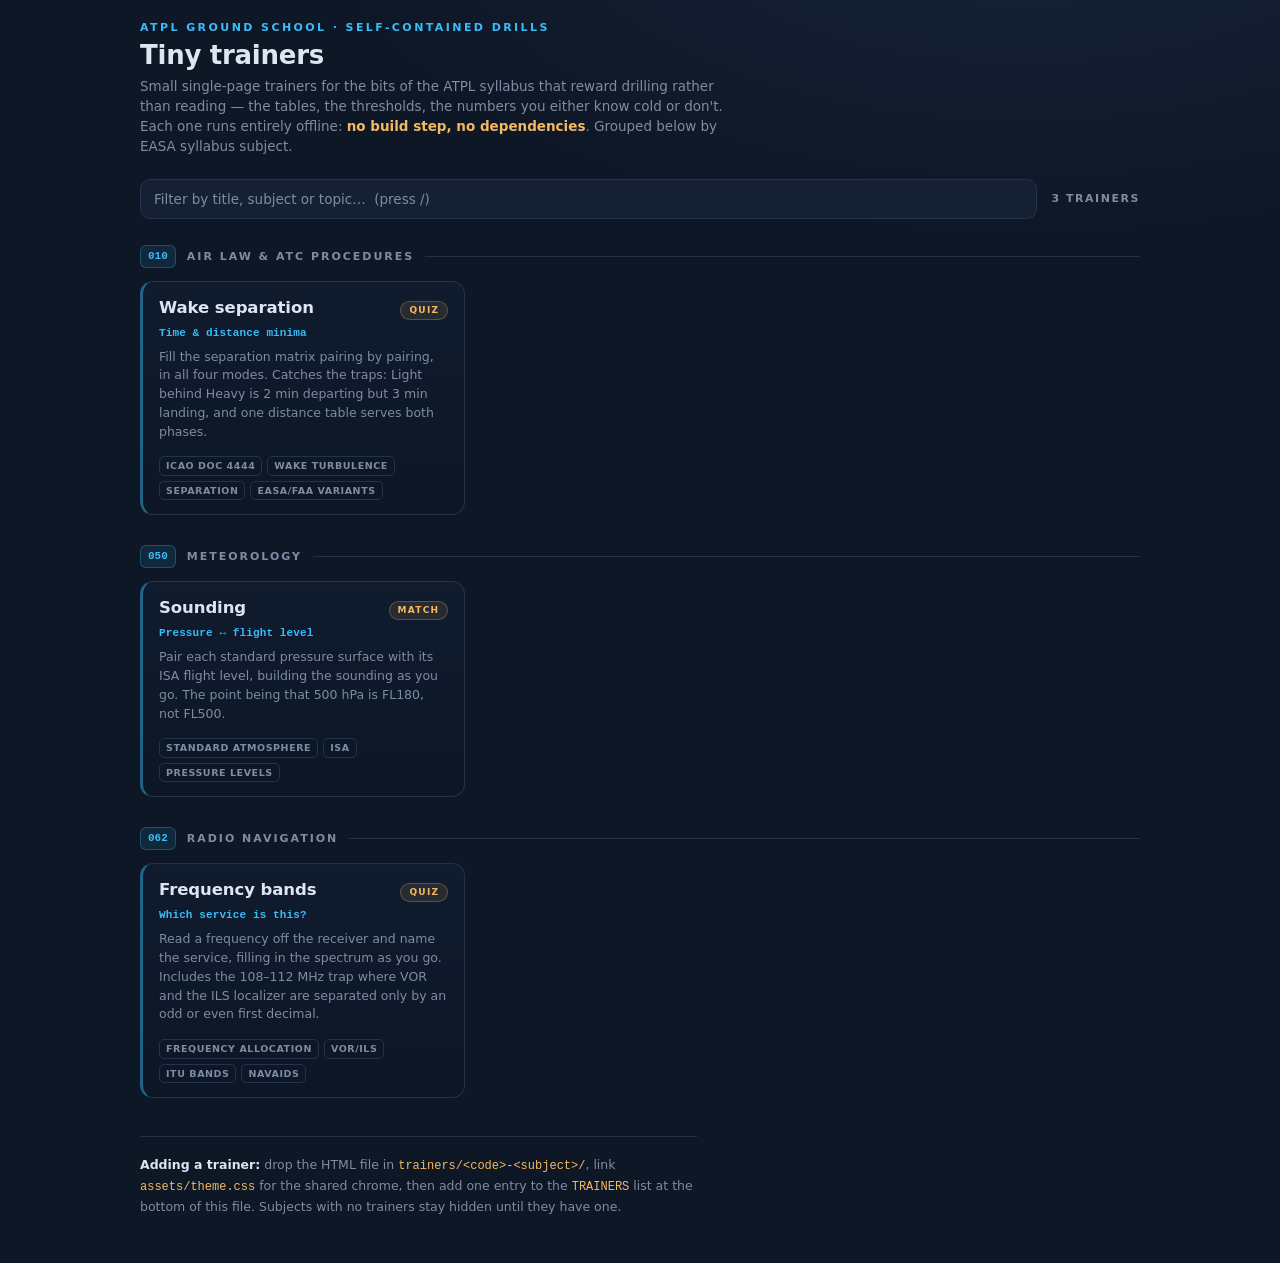
<file: index.html>
<!DOCTYPE html>
<html lang="en">
<head>
<meta charset="UTF-8">
<meta name="viewport" content="width=device-width, initial-scale=1.0">
<title>Tiny ATPL Trainers</title>
<link rel="stylesheet" href="assets/theme.css">
<style>
  .wrap{max-width:1000px}
  header{margin-bottom:22px}

  .find{display:flex;flex-wrap:wrap;gap:10px 14px;align-items:center;margin:20px 0 26px}
  .find input{
    flex:1 1 260px;min-width:0;background:var(--panel);color:var(--ink);
    border:1px solid var(--grid);border-radius:10px;padding:11px 13px;
    font:500 13.5px/1 var(--sans);
  }
  .find input::placeholder{color:var(--muted)}
  .find input:hover{border-color:var(--cyan)}
  .find .count{font:600 11px/1 var(--sans);letter-spacing:.14em;text-transform:uppercase;color:var(--muted);white-space:nowrap}

  .subject{margin-bottom:30px}
  .shead{display:flex;align-items:center;gap:11px;margin-bottom:13px}
  .scode{
    font:600 11px/1 var(--mono);color:var(--cyan);background:rgba(56,189,248,.10);
    border:1px solid rgba(56,189,248,.28);border-radius:6px;padding:5px 7px;flex:none;
  }
  .sname{font:600 11px/1 var(--sans);letter-spacing:.18em;text-transform:uppercase;color:var(--muted)}
  .srule{flex:1 1 auto;border-top:1px solid var(--grid)}

  .cards{display:grid;grid-template-columns:repeat(auto-fill,minmax(280px,1fr));gap:12px}
  a.card{
    display:flex;flex-direction:column;gap:8px;text-decoration:none;color:inherit;
    background:linear-gradient(180deg,#101b2e,#0c1626);
    border:1px solid var(--grid);border-left:3px solid rgba(56,189,248,.45);
    border-radius:13px;padding:16px 16px 14px;
    transition:border-color .14s,transform .06s,background .14s;
  }
  a.card:hover{border-color:var(--cyan);border-left-color:var(--cyan);background:var(--panel)}
  a.card:active{transform:translateY(1px)}
  .card .top{display:flex;align-items:baseline;justify-content:space-between;gap:10px}
  .card .ttl{font:650 16.5px/1.2 var(--sans);letter-spacing:-.005em}
  .card .mode{
    font:600 9px/1 var(--sans);letter-spacing:.14em;text-transform:uppercase;color:var(--amber);
    background:rgba(244,184,96,.10);border:1px solid rgba(244,184,96,.28);
    border-radius:999px;padding:4px 8px;flex:none;
  }
  .card .sub{font:600 11px/1 var(--mono);color:var(--cyan);letter-spacing:.01em}
  .card .blurb{font:400 12.5px/1.5 var(--sans);color:var(--muted);margin:1px 0 3px}
  .card .tags{display:flex;flex-wrap:wrap;gap:5px;margin-top:auto;padding-top:4px}
  .card .tag{font:600 9.5px/1 var(--sans);letter-spacing:.06em;text-transform:uppercase;
    color:var(--muted);border:1px solid var(--grid);border-radius:5px;padding:4px 6px}

  .empty{color:var(--muted);font:500 13.5px/1.5 var(--sans);padding:26px 2px;display:none}
  .empty.show{display:block}
  .empty code{font-family:var(--mono);color:var(--amber)}

  footer{margin-top:38px;padding-top:18px;border-top:1px solid var(--grid);
    color:var(--muted);font:400 12.5px/1.6 var(--sans);max-width:70ch}
  footer b{color:var(--ink);font-weight:600}
  footer code{font-family:var(--mono);color:var(--amber);font-size:12px}
</style>
</head>
<body>
<div class="wrap">
  <header>
    <div class="eyebrow">ATPL Ground School · Self-contained drills</div>
    <h1>Tiny trainers</h1>
    <p class="tip">Small single-page trainers for the bits of the ATPL syllabus that reward drilling rather than reading — the tables, the thresholds, the numbers you either know cold or don't. Each one runs entirely offline: <b>no build step, no dependencies</b>. Grouped below by EASA syllabus subject.</p>
  </header>

  <div class="find">
    <input id="q" type="search" placeholder="Filter by title, subject or topic…  (press /)" autocomplete="off" spellcheck="false">
    <span class="count" id="count"></span>
  </div>

  <div id="list"></div>

  <p class="empty" id="empty">No trainer matches that. Clear the filter to see all of them.</p>

  <footer>
    <b>Adding a trainer:</b> drop the HTML file in <code>trainers/&lt;code&gt;-&lt;subject&gt;/</code>,
    link <code>assets/theme.css</code> for the shared chrome, then add one entry to the
    <code>TRAINERS</code> list at the bottom of this file. Subjects with no trainers stay hidden
    until they have one.
  </footer>
</div>

<script>
(function(){
  // EASA ATPL(A) syllabus subjects. Sections render in this order; a subject with
  // no trainers is skipped entirely, so the full list can sit here from the start.
  const SUBJECTS = [
    {code:'010', name:'Air Law & ATC Procedures'},
    {code:'021', name:'Airframes, Systems & Powerplant'},
    {code:'022', name:'Instrumentation'},
    {code:'031', name:'Mass & Balance'},
    {code:'032', name:'Performance'},
    {code:'033', name:'Flight Planning & Monitoring'},
    {code:'040', name:'Human Performance & Limitations'},
    {code:'050', name:'Meteorology'},
    {code:'061', name:'General Navigation'},
    {code:'062', name:'Radio Navigation'},
    {code:'070', name:'Operational Procedures'},
    {code:'081', name:'Principles of Flight'},
    {code:'090', name:'Communications'},
  ];

  // One entry per trainer. `mode` is how you interact with it (Match / Quiz / …).
  const TRAINERS = [
    {
      subject:'010',
      title:'Wake separation',
      sub:'Time & distance minima',
      href:'trainers/010-air-law/wake-separation.html',
      blurb:'Fill the separation matrix pairing by pairing, in all four modes. Catches the traps: Light behind Heavy is 2 min departing but 3 min landing, and one distance table serves both phases.',
      mode:'Quiz',
      tags:['ICAO Doc 4444','Wake turbulence','Separation','EASA/FAA variants'],
    },
    {
      subject:'050',
      title:'Sounding',
      sub:'Pressure ↔ flight level',
      href:'trainers/050-meteorology/pressure-flight-level.html',
      blurb:'Pair each standard pressure surface with its ISA flight level, building the sounding as you go. The point being that 500 hPa is FL180, not FL500.',
      mode:'Match',
      tags:['Standard atmosphere','ISA','Pressure levels'],
    },
    {
      subject:'062',
      title:'Frequency bands',
      sub:'Which service is this?',
      href:'trainers/062-radio-navigation/frequency-bands.html',
      blurb:'Read a frequency off the receiver and name the service, filling in the spectrum as you go. Includes the 108–112 MHz trap where VOR and the ILS localizer are separated only by an odd or even first decimal.',
      mode:'Quiz',
      tags:['Frequency allocation','VOR/ILS','ITU bands','Navaids'],
    },
  ];

  const $ = id => document.getElementById(id);
  const esc = s => String(s).replace(/[&<>"]/g, c => ({'&':'&amp;','<':'&lt;','>':'&gt;','"':'&quot;'}[c]));

  function cardHTML(t){
    return '<a class="card" href="'+esc(t.href)+'">'+
      '<div class="top"><span class="ttl">'+esc(t.title)+'</span><span class="mode">'+esc(t.mode)+'</span></div>'+
      '<div class="sub">'+esc(t.sub)+'</div>'+
      '<p class="blurb">'+esc(t.blurb)+'</p>'+
      '<div class="tags">'+t.tags.map(x=>'<span class="tag">'+esc(x)+'</span>').join('')+'</div>'+
    '</a>';
  }

  function render(filter){
    const f = (filter||'').trim().toLowerCase();
    let html = '', shown = 0;

    SUBJECTS.forEach(s=>{
      const hits = TRAINERS.filter(t=>{
        if(t.subject !== s.code) return false;
        if(!f) return true;
        const hay = [t.title, t.sub, t.blurb, s.code, s.name, t.mode].concat(t.tags).join(' ').toLowerCase();
        return hay.includes(f);
      });
      if(!hits.length) return;
      shown += hits.length;
      html += '<section class="subject">'+
        '<div class="shead"><span class="scode">'+esc(s.code)+'</span>'+
        '<span class="sname">'+esc(s.name)+'</span><span class="srule"></span></div>'+
        '<div class="cards">'+hits.map(cardHTML).join('')+'</div></section>';
    });

    $('list').innerHTML = html;
    $('empty').classList.toggle('show', shown === 0);
    $('count').textContent = f
      ? shown + ' of ' + TRAINERS.length + ' shown'
      : TRAINERS.length + ' trainer' + (TRAINERS.length===1?'':'s');
  }

  $('q').addEventListener('input', e => render(e.target.value));

  // "/" jumps to the filter, Escape clears it — cheap, but it adds up at 20 trainers.
  document.addEventListener('keydown', e=>{
    if(e.key==='/' && document.activeElement !== $('q')){ e.preventDefault(); $('q').focus(); }
    if(e.key==='Escape' && document.activeElement === $('q')){ $('q').value=''; render(''); $('q').blur(); }
  });

  render('');
})();
</script>
</body>
</html>
</file>
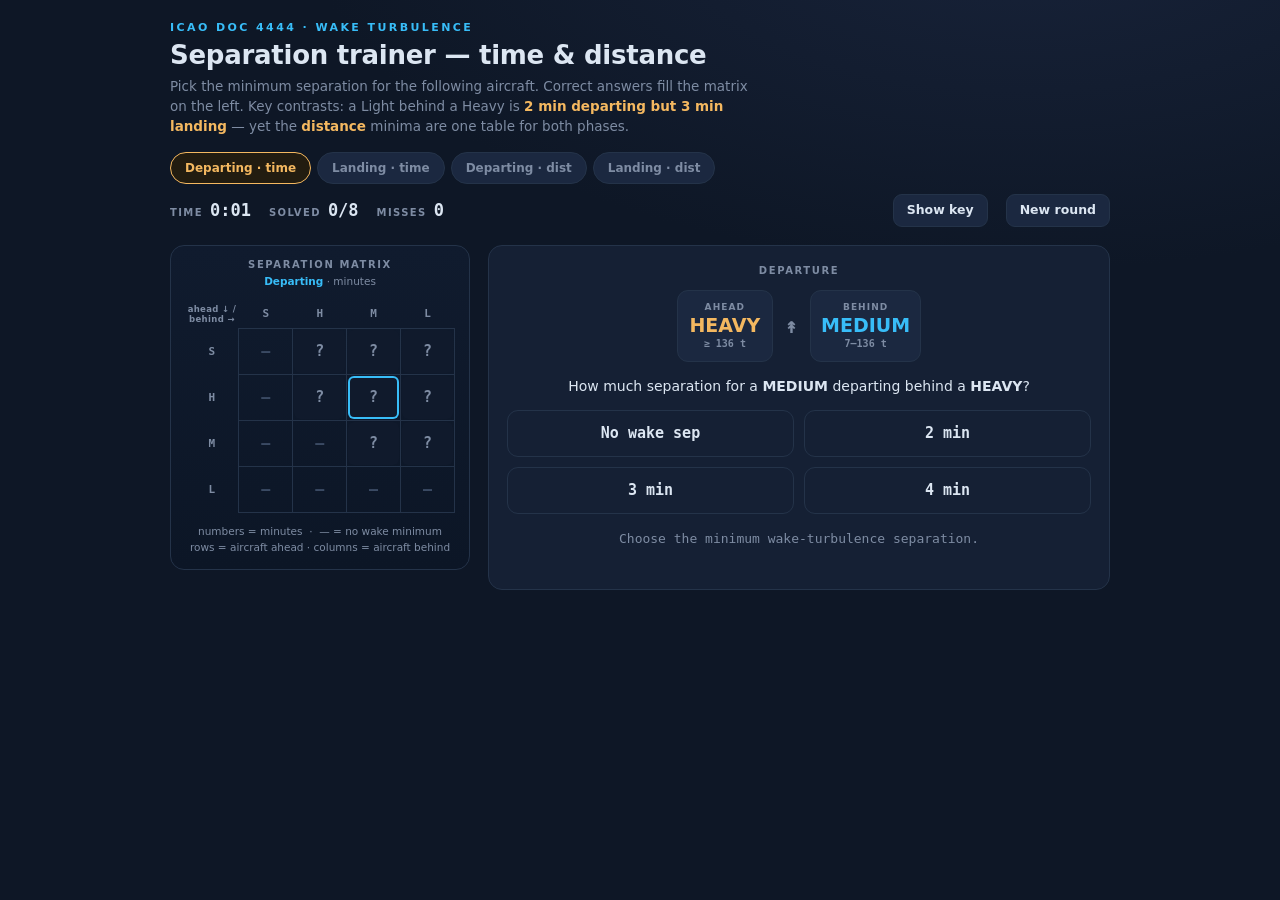
<file: index2.html>
<!DOCTYPE html>
<html lang="en">
<head>
<meta charset="UTF-8">
<meta name="viewport" content="width=device-width, initial-scale=1.0">
<title>Wake Separation — Time & Distance Minima Trainer</title>
<style>
  :root{
    --bg:#0E1726; --panel:#152034; --panel2:#1B2840;
    --ink:#DCE6F2; --muted:#7E8CA3; --grid:#243349;
    --cyan:#38BDF8; --amber:#F4B860; --green:#34D399; --red:#F87171; --violet:#C4A6F5;
    --mono:ui-monospace,"SF Mono","Cascadia Code",Menlo,Consolas,monospace;
    --sans:system-ui,-apple-system,"Segoe UI",Roboto,sans-serif;
  }
  *{box-sizing:border-box}
  html,body{margin:0}
  body{
    background:radial-gradient(1200px 600px at 80% -10%, #18233a 0%, transparent 60%),var(--bg);
    color:var(--ink);font-family:var(--sans);-webkit-font-smoothing:antialiased;
    padding:22px 16px 48px;min-height:100vh;
  }
  .wrap{max-width:940px;margin:0 auto}
  header{margin-bottom:16px}
  .eyebrow{font:600 11px/1 var(--sans);letter-spacing:.22em;text-transform:uppercase;color:var(--cyan);margin-bottom:8px}
  h1{font:650 26px/1.1 var(--sans);letter-spacing:-.01em;margin:0 0 6px}
  .tip{color:var(--muted);font-size:13.5px;line-height:1.5;max-width:68ch;margin:0}
  .tip b{color:var(--amber);font-weight:600}

  .modes{display:flex;flex-wrap:wrap;gap:6px;margin:16px 0 10px}
  .mpill{font:600 12px/1 var(--sans);color:var(--muted);background:var(--panel2);border:1px solid var(--grid);border-radius:999px;padding:9px 14px;cursor:pointer}
  .mpill.on{border-color:var(--amber);color:var(--amber);background:#221c10}
  .mpill:focus-visible{outline:2px solid var(--cyan);outline-offset:2px}

  .bar{display:flex;flex-wrap:wrap;gap:8px 18px;align-items:center;margin:6px 0 18px}
  .stat{display:flex;align-items:baseline;gap:7px}
  .stat .k{font:600 10px/1 var(--sans);letter-spacing:.14em;text-transform:uppercase;color:var(--muted)}
  .stat .v{font:600 17px/1 var(--mono)}
  .spacer{flex:1 1 auto}
  button.ctl{font:600 12.5px/1 var(--sans);color:var(--ink);background:var(--panel2);border:1px solid var(--grid);border-radius:9px;padding:9px 13px;cursor:pointer}
  button.ctl:hover{border-color:var(--cyan)}
  button.ctl.on{border-color:var(--amber);color:var(--amber)}
  button:focus-visible{outline:2px solid var(--cyan);outline-offset:2px}

  .game{display:flex;gap:18px;align-items:flex-start}
  .matrix{width:300px;flex:none;background:linear-gradient(180deg,#101b2e,#0c1626);border:1px solid var(--grid);border-radius:14px;padding:14px}
  .matrix .ttl{font:600 10px/1 var(--sans);letter-spacing:.16em;text-transform:uppercase;color:var(--muted);text-align:center;margin-bottom:4px}
  .matrix .sub{font:500 10.5px/1.35 var(--sans);color:var(--muted);text-align:center;margin-bottom:12px}
  .matrix .sub b{color:var(--cyan);font-weight:600}
  table.mx{width:100%;border-collapse:collapse;table-layout:fixed}
  table.mx th{font:600 11px/1 var(--mono);color:var(--muted);padding:4px 0;font-weight:600}
  table.mx th.corner{font:600 8.5px/1.2 var(--sans);letter-spacing:.04em;color:var(--muted)}
  table.mx td{height:46px;text-align:center;border:1px solid var(--grid)}
  .cell{display:flex;align-items:center;justify-content:center;height:100%;font:600 15px/1 var(--mono);border-radius:6px;transition:background .35s,color .35s}
  .cell.na{color:#3a4a63}
  .cell.q{color:var(--muted);background:#101a2c}
  .cell.lit{color:var(--green);background:rgba(52,211,153,.12);box-shadow:0 0 0 1px rgba(52,211,153,.4) inset}
  .cell.litna{color:#5e6e86;background:rgba(120,140,170,.07)}
  .cell.missed{color:var(--amber);background:rgba(244,184,96,.12);box-shadow:0 0 0 1px rgba(244,184,96,.4) inset}
  .cell.active{box-shadow:0 0 0 2px var(--cyan) inset}
  .legend{margin-top:11px;font:500 10.5px/1.5 var(--sans);color:var(--muted);text-align:center}

  .play{flex:1 1 auto;min-width:0}
  .scn{background:var(--panel);border:1px solid var(--grid);border-radius:14px;padding:20px 18px;text-align:center}
  .scn .role{font:600 10px/1 var(--sans);letter-spacing:.16em;text-transform:uppercase;color:var(--muted);margin-bottom:14px}
  .pair{display:flex;align-items:center;justify-content:center;gap:12px;flex-wrap:wrap}
  .ac{display:flex;flex-direction:column;align-items:center;gap:4px;min-width:96px;padding:12px 10px;border:1.5px solid var(--grid);border-radius:11px;background:var(--panel2)}
  .ac .cat{font:600 19px/1 var(--sans)}
  .ac .mt{font:600 10px/1 var(--mono);color:var(--muted)}
  .ac.lead .cat{color:var(--amber)}
  .ac.foll .cat{color:var(--cyan)}
  .ac .tag{font:600 9px/1 var(--sans);letter-spacing:.12em;text-transform:uppercase;color:var(--muted)}
  .arrow{font:600 22px/1 var(--mono);color:var(--muted)}
  .qtext{margin:16px 0 4px;font-size:14px;color:var(--ink)}
  .qtext b{color:var(--ink)}
  .opts{display:grid;gap:10px;margin-top:16px}
  .opt{appearance:none;cursor:pointer;border:1.5px solid var(--grid);background:var(--panel);color:var(--ink);border-radius:11px;padding:15px 8px;font:600 15px/1 var(--mono);transition:border-color .12s,background .12s,transform .06s}
  .opt:hover:not(:disabled){border-color:var(--ink)}
  .opt:active:not(:disabled){transform:translateY(1px)}
  .opt:focus-visible{outline:2px solid var(--cyan);outline-offset:2px}
  .opt.right{border-color:var(--green);background:rgba(52,211,153,.14);color:var(--green)}
  .opt.wrong{border-color:var(--red);background:rgba(248,113,113,.14);color:var(--red)}
  .opt:disabled{cursor:default}
  .feed{margin-top:15px;min-height:40px;font:500 13px/1.5 var(--mono);color:var(--muted)}
  .feed b{color:var(--green);font-weight:600}
  .feed .x{color:var(--amber);font-weight:600}

  .key{margin-top:18px;border:1px solid var(--grid);border-radius:12px;overflow:hidden;display:none}
  .key.show{display:block}
  .key .sec{padding:12px 14px;border-top:1px solid var(--grid)}
  .key .sec:first-child{border-top:0}
  .key h3{font:600 10px/1 var(--sans);letter-spacing:.14em;text-transform:uppercase;color:var(--cyan);margin:0 0 8px}
  .key table{width:100%;border-collapse:collapse;font-family:var(--mono);font-size:12.5px}
  .key td,.key th{padding:6px 8px;text-align:left;border-top:1px solid var(--grid)}
  .key th{font:600 9.5px/1 var(--sans);letter-spacing:.1em;text-transform:uppercase;color:var(--muted);border:0}
  .key td.a{color:var(--amber)} .key td.c{color:var(--cyan)} .key td.g{color:var(--green)}
  .key p{font:500 12px/1.5 var(--sans);color:var(--muted);margin:8px 0 0}

  .done{position:fixed;inset:0;display:none;align-items:center;justify-content:center;background:rgba(8,13,22,.78);padding:20px;z-index:5}
  .done.show{display:flex}
  .dcard{background:var(--panel);border:1px solid var(--grid);border-radius:16px;padding:26px 28px;max-width:360px;text-align:center}
  .dcard h3{font:650 22px/1.1 var(--sans);margin:0 0 4px}
  .dcard p{color:var(--muted);font-size:13.5px;margin:0 0 16px}
  .dcard .res{display:flex;justify-content:center;gap:22px;margin:6px 0 18px}
  .dcard .res div{display:flex;flex-direction:column;gap:4px}
  .dcard .res .v{font:600 22px/1 var(--mono);color:var(--cyan)}
  .dcard .res .k{font:600 10px/1 var(--sans);letter-spacing:.14em;text-transform:uppercase;color:var(--muted)}
  .dcard button{font:600 14px/1 var(--sans);background:var(--cyan);color:#06121f;border:0;border-radius:10px;padding:12px 20px;cursor:pointer;width:100%}

  @media(max-width:660px){ .game{flex-direction:column} .matrix{width:100%} }
</style>
</head>
<body>
<div class="wrap">
  <header>
    <div class="eyebrow">ICAO Doc 4444 · Wake Turbulence</div>
    <h1>Separation trainer — time &amp; distance</h1>
    <p class="tip">Pick the minimum separation for the following aircraft. Correct answers fill the matrix on the left. Key contrasts: a Light behind a Heavy is <b>2 min departing but 3 min landing</b> — yet the <b>distance</b> minima are one table for both phases.</p>
  </header>

  <div class="modes" id="modes">
    <button class="mpill on" data-m="dep">Departing · time</button>
    <button class="mpill" data-m="arr">Landing · time</button>
    <button class="mpill" data-m="depDist">Departing · dist</button>
    <button class="mpill" data-m="arrDist">Landing · dist</button>
  </div>

  <div class="bar">
    <div class="stat"><span class="k">Time</span><span class="v" id="time">0:00</span></div>
    <div class="stat"><span class="k">Solved</span><span class="v" id="prog">0/8</span></div>
    <div class="stat"><span class="k">Misses</span><span class="v" id="miss">0</span></div>
    <div class="spacer"></div>
    <button class="ctl" id="key">Show key</button>
    <button class="ctl" id="new">New round</button>
  </div>

  <div class="game">
    <aside class="matrix">
      <div class="ttl">Separation matrix</div>
      <div class="sub" id="mxSub"></div>
      <table class="mx" id="mx"></table>
      <div class="legend" id="legend"></div>
    </aside>
    <main class="play">
      <div class="scn">
        <div class="role" id="role">Departure</div>
        <div class="pair">
          <div class="ac lead"><span class="tag">ahead</span><span class="cat" id="leadCat">HEAVY</span><span class="mt" id="leadMt">≥136 t</span></div>
          <span class="arrow" id="arrow">↟</span>
          <div class="ac foll"><span class="tag">behind</span><span class="cat" id="follCat">LIGHT</span><span class="mt" id="follMt">≤7 t</span></div>
        </div>
        <p class="qtext" id="qtext"></p>
        <div class="opts" id="opts"></div>
        <div class="feed" id="feed">Choose the minimum wake-turbulence separation.</div>
      </div>
      <div class="key" id="keyBox"></div>
    </main>
  </div>
</div>

<div class="done" id="done">
  <div class="dcard">
    <h3 id="dTtl">Matrix complete</h3>
    <p>Every wake-relevant pairing placed.</p>
    <div class="res">
      <div><span class="v" id="dTime">0:00</span><span class="k">Time</span></div>
      <div><span class="v" id="dAcc">100%</span><span class="k">Accuracy</span></div>
    </div>
    <button id="again">Play again</button>
  </div>
</div>

<script>
(function(){
  const CATS=[
    {k:'S',name:'SUPER', mt:'A380 / An-225'},
    {k:'H',name:'HEAVY', mt:'≥ 136 t'},
    {k:'M',name:'MEDIUM',mt:'7–136 t'},
    {k:'L',name:'LIGHT', mt:'≤ 7 t'},
  ];

  // value: null = n/a (faded), 0 = quiz "no minimum", else quiz value (min or NM)
  // rows = aircraft AHEAD, cols = aircraft BEHIND.  Order: S,H,M,L
  const TIME_DEP=[
    [null, 2,    3,    3 ],
    [null, 0,    2,    2 ],
    [null, null, 0,    2 ],
    [null, null, null, null],
  ];
  const TIME_ARR=[
    [null, 2,    3,    4 ],
    [null, 0,    2,    3 ],
    [null, null, 0,    3 ],
    [null, null, null, null],
  ];
  // ICAO Doc 4444 §8.7.3.4 — ONE distance table for BOTH approach and departure.
  const DIST=[
    [null, 5,    7,    8 ],
    [null, 4,    5,    6 ],
    [null, null, 0,    5 ],
    [null, null, null, null],
  ];

  const CFG={
    dep:    {grid:TIME_DEP, phase:'dep', unit:'min', opts:[0,2,3,4],      title:'Departing · minutes',                          dist:false},
    arr:    {grid:TIME_ARR, phase:'arr', unit:'min', opts:[0,2,3,4],      title:'Landing · minutes',                            dist:false},
    depDist:{grid:DIST,     phase:'dep', unit:'NM',  opts:[0,4,5,6,7,8],  title:'Departing · NM · same table for approach',     dist:true},
    arrDist:{grid:DIST,     phase:'arr', unit:'NM',  opts:[0,4,5,6,7,8],  title:'Landing · NM · same table for departure',      dist:true},
  };

  let mode='dep', queue=[], idx=0, solved=0, misses=0, attempts=0, total=0;
  let startTime=0, timer=null, locked=false;

  const $=id=>document.getElementById(id);
  const shuffle=a=>{for(let i=a.length-1;i>0;i--){const j=Math.random()*(i+1)|0;[a[i],a[j]]=[a[j],a[i]];}return a;};
  const fmt=ms=>{const s=Math.floor(ms/1000);return Math.floor(s/60)+':'+String(s%60).padStart(2,'0');};
  const ansLabel=(v,unit)=> v===0 ? 'No wake sep' : v+' '+unit;

  function build(){
    const cfg=CFG[mode], grid=cfg.grid;
    let html='<tr><th class="corner">ahead ↓ / behind →</th>';
    CATS.forEach(c=>html+='<th>'+c.k+'</th>'); html+='</tr>';
    grid.forEach((row,r)=>{
      html+='<tr><th>'+CATS[r].k+'</th>';
      row.forEach((v,c)=>{
        if(v===null) html+='<td><div class="cell na">—</div></td>';
        else html+='<td><div class="cell q" id="c'+r+c+'">?</div></td>';
      });
      html+='</tr>';
    });
    $('mx').innerHTML=html;
    $('mxSub').innerHTML='<b>'+cfg.title.split(' · ')[0]+'</b> · '+cfg.title.split(' · ').slice(1).join(' · ');
    $('legend').innerHTML='numbers = '+(cfg.dist?'NM':'minutes')+' &nbsp;·&nbsp; — = no wake minimum<br>rows = aircraft ahead · columns = aircraft behind';
    $('opts').style.gridTemplateColumns='repeat('+(cfg.opts.length>4?3:2)+',1fr)';

    queue=[];
    grid.forEach((row,r)=>row.forEach((v,c)=>{ if(v!==null) queue.push({r,c,ans:v}); }));
    shuffle(queue);
    total=queue.length; idx=0; solved=0; misses=0; attempts=0; locked=false;
    $('prog').textContent='0/'+total; $('miss').textContent='0';
    $('done').classList.remove('show');
    startTimer(); nextQ();
  }

  function startTimer(){clearInterval(timer);startTime=Date.now();timer=setInterval(()=>{$('time').textContent=fmt(Date.now()-startTime);},250);}

  function nextQ(){
    if(idx>=queue.length){ finish(); return; }
    locked=false;
    const cfg=CFG[mode], q=queue[idx], lead=CATS[q.r], foll=CATS[q.c];
    $('role').textContent=(cfg.phase==='dep'?'Departure':'Arrival')+(cfg.dist?' · radar':'');
    $('arrow').textContent=cfg.phase==='dep'?'↟':'↡';
    $('leadCat').textContent=lead.name; $('leadMt').textContent=lead.mt;
    $('follCat').textContent=foll.name; $('follMt').textContent=foll.mt;
    const verb=cfg.phase==='dep'?'departing':'landing';
    const sep=cfg.dist?'radar separation':'separation';
    $('qtext').innerHTML='How much '+sep+' for a <b>'+foll.name+'</b> '+verb+' behind a <b>'+lead.name+'</b>?';
    document.querySelectorAll('.cell.active').forEach(e=>e.classList.remove('active'));
    const cell=$('c'+q.r+q.c); if(cell) cell.classList.add('active');
    const opts=$('opts'); opts.innerHTML='';
    cfg.opts.forEach(v=>{
      const b=document.createElement('button');
      b.className='opt'; b.textContent=ansLabel(v,cfg.unit); b.dataset.v=v;
      b.addEventListener('click',()=>answer(v,b,q));
      opts.appendChild(b);
    });
    $('feed').innerHTML='Choose the minimum wake-turbulence separation.';
  }

  function answer(v,btn,q){
    if(locked) return; locked=true; attempts++;
    const cfg=CFG[mode], cell=$('c'+q.r+q.c), correct=(v===q.ans);
    [...$('opts').children].forEach(b=>{ b.disabled=true; if(+b.dataset.v===q.ans) b.classList.add('right'); });
    cell.classList.remove('q','active');
    cell.textContent = q.ans===0?'—':q.ans;
    if(correct){
      btn.classList.add('right'); cell.classList.add(q.ans===0?'litna':'lit');
      solved++; $('feed').innerHTML='<b>Correct.</b> '+explain(q);
    }else{
      btn.classList.add('wrong'); cell.classList.add(q.ans===0?'litna':'missed');
      misses++; $('feed').innerHTML='<span class="x">'+ansLabel(q.ans,cfg.unit)+'.</span> '+explain(q);
    }
    $('prog').textContent=solved+'/'+total; $('miss').textContent=misses;
    idx++; setTimeout(nextQ, correct?900:1700);
  }

  function explain(q){
    const cfg=CFG[mode], lead=CATS[q.r].name, foll=CATS[q.c].name, v=q.ans;
    if(cfg.dist){
      if(v===0) return foll+' behind '+lead+' — ICAO sets no distance wake minimum (the standard radar minimum still applies).';
      let s=foll+' behind '+lead+' = '+v+' NM.';
      if(lead==='SUPER'&&foll==='HEAVY') s+=' This is the ICAO baseline — the EU and US apply 6 NM here.';
      s+=' Distance minima are identical for departure and approach (§8.7.3.4).';
      return s;
    }
    if(v===0) return foll+' behind '+lead+' — ICAO sets no wake-turbulence time minimum (normal separation still applies).';
    if(v===4) return 'A Light follower behind the A380 on approach is the single most conservative case (4 min).';
    const dep=cfg.phase==='dep';
    if(foll==='LIGHT' && (lead==='HEAVY'||lead==='MEDIUM'))
      return dep ? 'Light behind '+lead+' departing = 2 min (it is 3 min on landing — note the difference).'
                 : 'Light behind '+lead+' landing = 3 min (only 2 min on departure).';
    return foll+' behind '+lead+' = '+v+' min'+(dep?' (from the preceding aircraft starting its take-off roll).':' (measured at the threshold).');
  }

  function finish(){
    clearInterval(timer);
    document.querySelectorAll('.cell.active').forEach(e=>e.classList.remove('active'));
    const acc=attempts?Math.round(solved/attempts*100):100;
    $('dTime').textContent=fmt(Date.now()-startTime);
    $('dAcc').textContent=acc+'%';
    $('dTtl').textContent=CFG[mode].title.split(' · ')[0]+(CFG[mode].dist?' · distance':' · time')+' complete';
    setTimeout(()=>$('done').classList.add('show'),450);
  }

  function buildKey(){
    const timeRows=g=>{let o='';g.forEach((row,r)=>row.forEach((v,c)=>{if(v===null||v===0)return;o+='<tr><td class="a">'+CATS[r].name+'</td><td class="c">'+CATS[c].name+'</td><td class="g">'+v+' min</td></tr>';}));return o;};
    const distRows=()=>{let o='';DIST.forEach((row,r)=>row.forEach((v,c)=>{if(v===null||v===0)return;o+='<tr><td class="a">'+CATS[r].name+'</td><td class="c">'+CATS[c].name+'</td><td class="g">'+v+' NM</td></tr>';}));return o;};
    $('keyBox').innerHTML=
      '<div class="sec"><h3>Wake categories (MTOM)</h3><table><tr><th>Cat</th><th>Code</th><th>Mass</th></tr>'+
        '<tr><td class="a">Super</td><td>J</td><td>A380, An-225 (per Doc 8643)</td></tr>'+
        '<tr><td class="a">Heavy</td><td>H</td><td>≥ 136,000 kg</td></tr>'+
        '<tr><td class="a">Medium</td><td>M</td><td>7,000–136,000 kg</td></tr>'+
        '<tr><td class="a">Light</td><td>L</td><td>≤ 7,000 kg</td></tr></table></div>'+
      '<div class="sec"><h3>Time — Departing (full length, same/parallel &lt;760 m)</h3>'+
        '<table><tr><th>Ahead</th><th>Behind</th><th>Min</th></tr>'+timeRows(TIME_DEP)+'</table>'+
        '<p>+1 min if the follower departs from an intermediate point of the same runway.</p></div>'+
      '<div class="sec"><h3>Time — Landing (non-radar)</h3>'+
        '<table><tr><th>Ahead</th><th>Behind</th><th>Min</th></tr>'+timeRows(TIME_ARR)+'</table></div>'+
      '<div class="sec"><h3>Distance — radar (§8.7.3.4, departure &amp; approach)</h3>'+
        '<table><tr><th>Ahead</th><th>Behind</th><th>NM</th></tr>'+distRows()+'</table>'+
        '<p>One table for both phases. ICAO baseline shown — the EU/US apply 6 NM for Heavy behind Super. A reduced 2.5 NM may be used on the same final approach track within 10 NM of the threshold under specified conditions. Heavy-behind-Heavy is 4 NM, but Medium-behind-Medium has no specified minimum.</p></div>'+
      '<div class="sec"><h3>ICAO vs FAA / EASA differences</h3><table><tr><th>Topic</th><th>How it differs</th></tr>'+
        '<tr><td class="a">Heavy behind Super</td><td>ICAO 5 NM; EASA (EU 2020/469) and FAA (Order 7110.65) both use 6 NM.</td></tr>'+
        '<tr><td class="a">Boeing 757</td><td>ICAO classes it Medium (~116 t). FAA handles it specially — its own Large tier and heavy-like spacing as a leader; some states require it be treated as Heavy when ahead.</td></tr>'+
        '<tr><td class="a">FAA categories</td><td>FAA inserts a Large tier (41,000–300,000 lb) between Medium and Heavy, so the category breakpoints are not the same as ICAO four.</td></tr>'+
        '<tr><td class="a">Super members</td><td>ICAO Super = A380 only (the An-225 was Heavy to ICAO). FAA Super = A380 + An-225. UK CAA Super = A380 + An-124.</td></tr>'+
        '<tr><td class="a">RECAT</td><td>EUROCONTROL RECAT-EU (groups A–F) and FAA RECAT regroup types at busy airports, generally reducing minima. The ICAO equivalent is the seven Wake Turbulence Groups A–G, used only where the ATS authority approves.</td></tr>'+
        '<tr><td class="a">En-route</td><td>ICAO specifies no en-route wake minimum; the UK requires 5 NM behind a Heavy/A380 for a lower category following or crossing at the same level or up to 1000 ft below.</td></tr>'+
        '</table><p>This trainer uses the baseline ICAO Doc 4444 figures. If your exam is EASA- or FAA-referenced, apply the variants above where they differ.</p></div>';
  }

  $('modes').addEventListener('click',e=>{
    const b=e.target.closest('button'); if(!b) return;
    mode=b.dataset.m;
    [...$('modes').children].forEach(x=>x.classList.toggle('on',x===b));
    build();
  });
  $('new').addEventListener('click',build);
  $('again').addEventListener('click',build);
  $('key').addEventListener('click',e=>{
    const box=$('keyBox'); const open=box.classList.toggle('show');
    e.target.classList.toggle('on',open); e.target.textContent=open?'Hide key':'Show key';
  });

  buildKey(); build();
})();
</script>
</body>
</html>
</file>
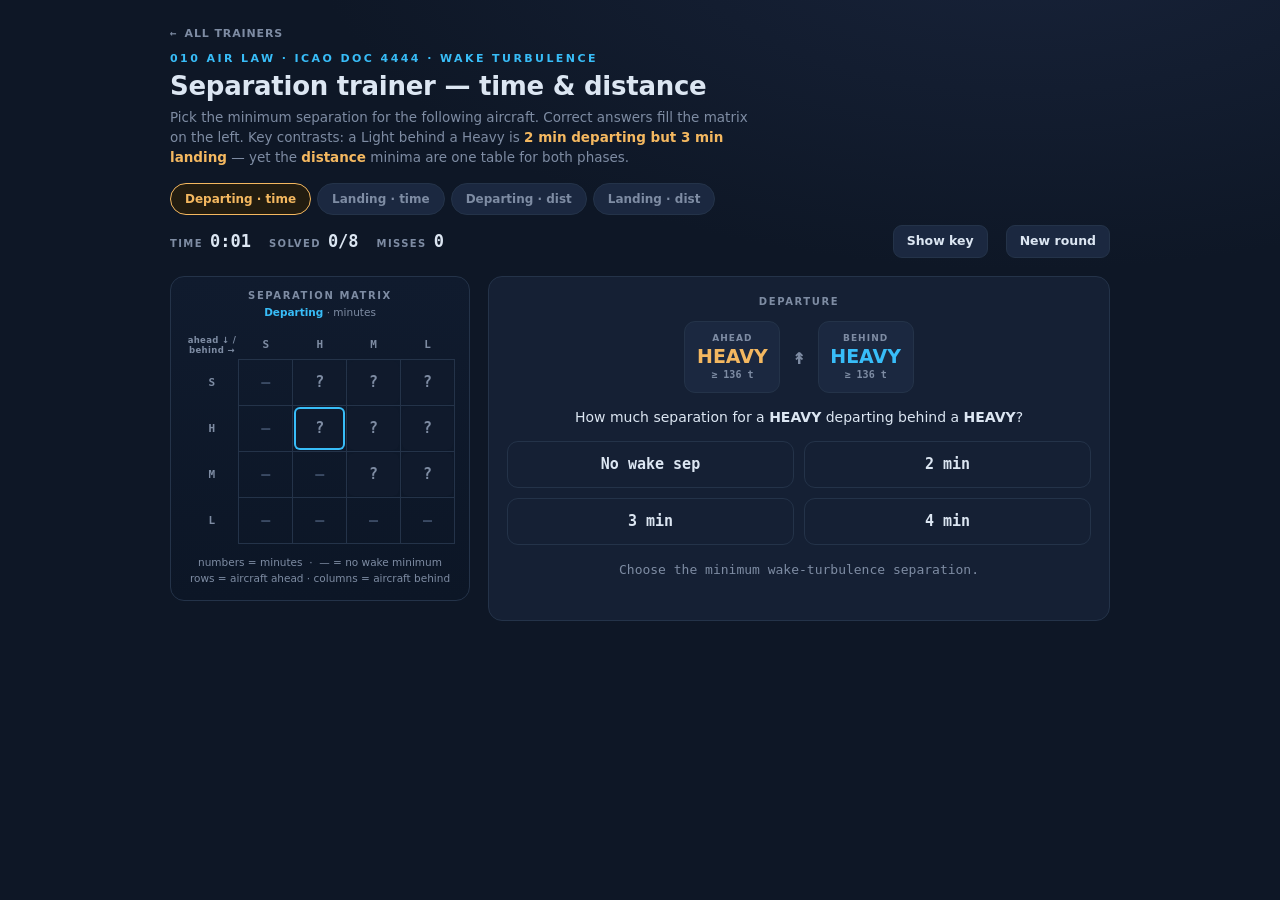
<file: trainers/010-air-law/wake-separation.html>
<!DOCTYPE html>
<html lang="en">
<head>
<meta charset="UTF-8">
<meta name="viewport" content="width=device-width, initial-scale=1.0">
<title>Wake Separation — Time & Distance Minima Trainer</title>
<link rel="stylesheet" href="../../assets/theme.css">
<style>
  .game{display:flex;gap:18px;align-items:flex-start}
  .matrix{width:300px;flex:none;background:linear-gradient(180deg,#101b2e,#0c1626);border:1px solid var(--grid);border-radius:14px;padding:14px}
  .matrix .ttl{font:600 10px/1 var(--sans);letter-spacing:.16em;text-transform:uppercase;color:var(--muted);text-align:center;margin-bottom:4px}
  .matrix .sub{font:500 10.5px/1.35 var(--sans);color:var(--muted);text-align:center;margin-bottom:12px}
  .matrix .sub b{color:var(--cyan);font-weight:600}
  table.mx{width:100%;border-collapse:collapse;table-layout:fixed}
  table.mx th{font:600 11px/1 var(--mono);color:var(--muted);padding:4px 0;font-weight:600}
  table.mx th.corner{font:600 8.5px/1.2 var(--sans);letter-spacing:.04em;color:var(--muted)}
  table.mx td{height:46px;text-align:center;border:1px solid var(--grid)}
  .cell{display:flex;align-items:center;justify-content:center;height:100%;font:600 15px/1 var(--mono);border-radius:6px;transition:background .35s,color .35s}
  .cell.na{color:#3a4a63}
  .cell.q{color:var(--muted);background:#101a2c}
  .cell.lit{color:var(--green);background:rgba(52,211,153,.12);box-shadow:0 0 0 1px rgba(52,211,153,.4) inset}
  .cell.litna{color:#5e6e86;background:rgba(120,140,170,.07)}
  .cell.missed{color:var(--amber);background:rgba(244,184,96,.12);box-shadow:0 0 0 1px rgba(244,184,96,.4) inset}
  .cell.active{box-shadow:0 0 0 2px var(--cyan) inset}
  .legend{margin-top:11px;font:500 10.5px/1.5 var(--sans);color:var(--muted);text-align:center}

  .play{flex:1 1 auto;min-width:0}
  .scn{background:var(--panel);border:1px solid var(--grid);border-radius:14px;padding:20px 18px;text-align:center}
  .scn .role{font:600 10px/1 var(--sans);letter-spacing:.16em;text-transform:uppercase;color:var(--muted);margin-bottom:14px}
  .pair{display:flex;align-items:center;justify-content:center;gap:12px;flex-wrap:wrap}
  .ac{display:flex;flex-direction:column;align-items:center;gap:4px;min-width:96px;padding:12px 10px;border:1.5px solid var(--grid);border-radius:11px;background:var(--panel2)}
  .ac .cat{font:600 19px/1 var(--sans)}
  .ac .mt{font:600 10px/1 var(--mono);color:var(--muted)}
  .ac.lead .cat{color:var(--amber)}
  .ac.foll .cat{color:var(--cyan)}
  .ac .tag{font:600 9px/1 var(--sans);letter-spacing:.12em;text-transform:uppercase;color:var(--muted)}
  .arrow{font:600 22px/1 var(--mono);color:var(--muted)}
  .qtext{margin:16px 0 4px;font-size:14px;color:var(--ink)}
  .qtext b{color:var(--ink)}

  @media(max-width:660px){ .game{flex-direction:column} .matrix{width:100%} }
</style>
</head>
<body>
<div class="wrap">
  <header>
    <a class="crumb" href="../../index.html">All trainers</a>
    <div class="eyebrow">010 Air Law · ICAO Doc 4444 · Wake Turbulence</div>
    <h1>Separation trainer — time &amp; distance</h1>
    <p class="tip">Pick the minimum separation for the following aircraft. Correct answers fill the matrix on the left. Key contrasts: a Light behind a Heavy is <b>2 min departing but 3 min landing</b> — yet the <b>distance</b> minima are one table for both phases.</p>
  </header>

  <div class="modes" id="modes">
    <button class="mpill on" data-m="dep">Departing · time</button>
    <button class="mpill" data-m="arr">Landing · time</button>
    <button class="mpill" data-m="depDist">Departing · dist</button>
    <button class="mpill" data-m="arrDist">Landing · dist</button>
  </div>

  <div class="bar">
    <div class="stat"><span class="k">Time</span><span class="v" id="time">0:00</span></div>
    <div class="stat"><span class="k">Solved</span><span class="v" id="prog">0/8</span></div>
    <div class="stat"><span class="k">Misses</span><span class="v" id="miss">0</span></div>
    <div class="spacer"></div>
    <button class="ctl" id="key">Show key</button>
    <button class="ctl" id="new">New round</button>
  </div>

  <div class="game">
    <aside class="matrix">
      <div class="ttl">Separation matrix</div>
      <div class="sub" id="mxSub"></div>
      <table class="mx" id="mx"></table>
      <div class="legend" id="legend"></div>
    </aside>
    <main class="play">
      <div class="scn">
        <div class="role" id="role">Departure</div>
        <div class="pair">
          <div class="ac lead"><span class="tag">ahead</span><span class="cat" id="leadCat">HEAVY</span><span class="mt" id="leadMt">≥136 t</span></div>
          <span class="arrow" id="arrow">↟</span>
          <div class="ac foll"><span class="tag">behind</span><span class="cat" id="follCat">LIGHT</span><span class="mt" id="follMt">≤7 t</span></div>
        </div>
        <p class="qtext" id="qtext"></p>
        <div class="opts" id="opts"></div>
        <div class="feed" id="feed">Choose the minimum wake-turbulence separation.</div>
      </div>
      <div class="key" id="keyBox"></div>
    </main>
  </div>
</div>

<div class="done" id="done">
  <div class="dcard">
    <h3 id="dTtl">Matrix complete</h3>
    <p>Every wake-relevant pairing placed.</p>
    <div class="res">
      <div><span class="v" id="dTime">0:00</span><span class="k">Time</span></div>
      <div><span class="v" id="dAcc">100%</span><span class="k">Accuracy</span></div>
    </div>
    <button id="again">Play again</button>
  </div>
</div>

<script>
(function(){
  const CATS=[
    {k:'S',name:'SUPER', mt:'A380 / An-225'},
    {k:'H',name:'HEAVY', mt:'≥ 136 t'},
    {k:'M',name:'MEDIUM',mt:'7–136 t'},
    {k:'L',name:'LIGHT', mt:'≤ 7 t'},
  ];

  // value: null = n/a (faded), 0 = quiz "no minimum", else quiz value (min or NM)
  // rows = aircraft AHEAD, cols = aircraft BEHIND.  Order: S,H,M,L
  const TIME_DEP=[
    [null, 2,    3,    3 ],
    [null, 0,    2,    2 ],
    [null, null, 0,    2 ],
    [null, null, null, null],
  ];
  const TIME_ARR=[
    [null, 2,    3,    4 ],
    [null, 0,    2,    3 ],
    [null, null, 0,    3 ],
    [null, null, null, null],
  ];
  // ICAO Doc 4444 §8.7.3.4 — ONE distance table for BOTH approach and departure.
  const DIST=[
    [null, 5,    7,    8 ],
    [null, 4,    5,    6 ],
    [null, null, 0,    5 ],
    [null, null, null, null],
  ];

  const CFG={
    dep:    {grid:TIME_DEP, phase:'dep', unit:'min', opts:[0,2,3,4],      title:'Departing · minutes',                          dist:false},
    arr:    {grid:TIME_ARR, phase:'arr', unit:'min', opts:[0,2,3,4],      title:'Landing · minutes',                            dist:false},
    depDist:{grid:DIST,     phase:'dep', unit:'NM',  opts:[0,4,5,6,7,8],  title:'Departing · NM · same table for approach',     dist:true},
    arrDist:{grid:DIST,     phase:'arr', unit:'NM',  opts:[0,4,5,6,7,8],  title:'Landing · NM · same table for departure',      dist:true},
  };

  let mode='dep', queue=[], idx=0, solved=0, misses=0, attempts=0, total=0;
  let startTime=0, timer=null, locked=false;

  const $=id=>document.getElementById(id);
  const shuffle=a=>{for(let i=a.length-1;i>0;i--){const j=Math.random()*(i+1)|0;[a[i],a[j]]=[a[j],a[i]];}return a;};
  const fmt=ms=>{const s=Math.floor(ms/1000);return Math.floor(s/60)+':'+String(s%60).padStart(2,'0');};
  const ansLabel=(v,unit)=> v===0 ? 'No wake sep' : v+' '+unit;

  function build(){
    const cfg=CFG[mode], grid=cfg.grid;
    let html='<tr><th class="corner">ahead ↓ / behind →</th>';
    CATS.forEach(c=>html+='<th>'+c.k+'</th>'); html+='</tr>';
    grid.forEach((row,r)=>{
      html+='<tr><th>'+CATS[r].k+'</th>';
      row.forEach((v,c)=>{
        if(v===null) html+='<td><div class="cell na">—</div></td>';
        else html+='<td><div class="cell q" id="c'+r+c+'">?</div></td>';
      });
      html+='</tr>';
    });
    $('mx').innerHTML=html;
    $('mxSub').innerHTML='<b>'+cfg.title.split(' · ')[0]+'</b> · '+cfg.title.split(' · ').slice(1).join(' · ');
    $('legend').innerHTML='numbers = '+(cfg.dist?'NM':'minutes')+' &nbsp;·&nbsp; — = no wake minimum<br>rows = aircraft ahead · columns = aircraft behind';
    $('opts').style.gridTemplateColumns='repeat('+(cfg.opts.length>4?3:2)+',1fr)';

    queue=[];
    grid.forEach((row,r)=>row.forEach((v,c)=>{ if(v!==null) queue.push({r,c,ans:v}); }));
    shuffle(queue);
    total=queue.length; idx=0; solved=0; misses=0; attempts=0; locked=false;
    $('prog').textContent='0/'+total; $('miss').textContent='0';
    $('done').classList.remove('show');
    startTimer(); nextQ();
  }

  function startTimer(){clearInterval(timer);startTime=Date.now();timer=setInterval(()=>{$('time').textContent=fmt(Date.now()-startTime);},250);}

  function nextQ(){
    if(idx>=queue.length){ finish(); return; }
    locked=false;
    const cfg=CFG[mode], q=queue[idx], lead=CATS[q.r], foll=CATS[q.c];
    $('role').textContent=(cfg.phase==='dep'?'Departure':'Arrival')+(cfg.dist?' · radar':'');
    $('arrow').textContent=cfg.phase==='dep'?'↟':'↡';
    $('leadCat').textContent=lead.name; $('leadMt').textContent=lead.mt;
    $('follCat').textContent=foll.name; $('follMt').textContent=foll.mt;
    const verb=cfg.phase==='dep'?'departing':'landing';
    const sep=cfg.dist?'radar separation':'separation';
    $('qtext').innerHTML='How much '+sep+' for a <b>'+foll.name+'</b> '+verb+' behind a <b>'+lead.name+'</b>?';
    document.querySelectorAll('.cell.active').forEach(e=>e.classList.remove('active'));
    const cell=$('c'+q.r+q.c); if(cell) cell.classList.add('active');
    const opts=$('opts'); opts.innerHTML='';
    cfg.opts.forEach(v=>{
      const b=document.createElement('button');
      b.className='opt'; b.textContent=ansLabel(v,cfg.unit); b.dataset.v=v;
      b.addEventListener('click',()=>answer(v,b,q));
      opts.appendChild(b);
    });
    $('feed').innerHTML='Choose the minimum wake-turbulence separation.';
  }

  function answer(v,btn,q){
    if(locked) return; locked=true; attempts++;
    const cfg=CFG[mode], cell=$('c'+q.r+q.c), correct=(v===q.ans);
    [...$('opts').children].forEach(b=>{ b.disabled=true; if(+b.dataset.v===q.ans) b.classList.add('right'); });
    cell.classList.remove('q','active');
    cell.textContent = q.ans===0?'—':q.ans;
    if(correct){
      btn.classList.add('right'); cell.classList.add(q.ans===0?'litna':'lit');
      solved++; $('feed').innerHTML='<b>Correct.</b> '+explain(q);
    }else{
      btn.classList.add('wrong'); cell.classList.add(q.ans===0?'litna':'missed');
      misses++; $('feed').innerHTML='<span class="x">'+ansLabel(q.ans,cfg.unit)+'.</span> '+explain(q);
    }
    $('prog').textContent=solved+'/'+total; $('miss').textContent=misses;
    idx++; setTimeout(nextQ, correct?900:1700);
  }

  function explain(q){
    const cfg=CFG[mode], lead=CATS[q.r].name, foll=CATS[q.c].name, v=q.ans;
    if(cfg.dist){
      if(v===0) return foll+' behind '+lead+' — ICAO sets no distance wake minimum (the standard radar minimum still applies).';
      let s=foll+' behind '+lead+' = '+v+' NM.';
      if(lead==='SUPER'&&foll==='HEAVY') s+=' This is the ICAO baseline — the EU and US apply 6 NM here.';
      s+=' Distance minima are identical for departure and approach (§8.7.3.4).';
      return s;
    }
    if(v===0) return foll+' behind '+lead+' — ICAO sets no wake-turbulence time minimum (normal separation still applies).';
    if(v===4) return 'A Light follower behind the A380 on approach is the single most conservative case (4 min).';
    const dep=cfg.phase==='dep';
    if(foll==='LIGHT' && (lead==='HEAVY'||lead==='MEDIUM'))
      return dep ? 'Light behind '+lead+' departing = 2 min (it is 3 min on landing — note the difference).'
                 : 'Light behind '+lead+' landing = 3 min (only 2 min on departure).';
    return foll+' behind '+lead+' = '+v+' min'+(dep?' (from the preceding aircraft starting its take-off roll).':' (measured at the threshold).');
  }

  function finish(){
    clearInterval(timer);
    document.querySelectorAll('.cell.active').forEach(e=>e.classList.remove('active'));
    const acc=attempts?Math.round(solved/attempts*100):100;
    $('dTime').textContent=fmt(Date.now()-startTime);
    $('dAcc').textContent=acc+'%';
    $('dTtl').textContent=CFG[mode].title.split(' · ')[0]+(CFG[mode].dist?' · distance':' · time')+' complete';
    setTimeout(()=>$('done').classList.add('show'),450);
  }

  function buildKey(){
    const timeRows=g=>{let o='';g.forEach((row,r)=>row.forEach((v,c)=>{if(v===null||v===0)return;o+='<tr><td class="a">'+CATS[r].name+'</td><td class="c">'+CATS[c].name+'</td><td class="g">'+v+' min</td></tr>';}));return o;};
    const distRows=()=>{let o='';DIST.forEach((row,r)=>row.forEach((v,c)=>{if(v===null||v===0)return;o+='<tr><td class="a">'+CATS[r].name+'</td><td class="c">'+CATS[c].name+'</td><td class="g">'+v+' NM</td></tr>';}));return o;};
    $('keyBox').innerHTML=
      '<div class="sec"><h3>Wake categories (MTOM)</h3><table><tr><th>Cat</th><th>Code</th><th>Mass</th></tr>'+
        '<tr><td class="a">Super</td><td>J</td><td>A380, An-225 (per Doc 8643)</td></tr>'+
        '<tr><td class="a">Heavy</td><td>H</td><td>≥ 136,000 kg</td></tr>'+
        '<tr><td class="a">Medium</td><td>M</td><td>7,000–136,000 kg</td></tr>'+
        '<tr><td class="a">Light</td><td>L</td><td>≤ 7,000 kg</td></tr></table></div>'+
      '<div class="sec"><h3>Time — Departing (full length, same/parallel &lt;760 m)</h3>'+
        '<table><tr><th>Ahead</th><th>Behind</th><th>Min</th></tr>'+timeRows(TIME_DEP)+'</table>'+
        '<p>+1 min if the follower departs from an intermediate point of the same runway.</p></div>'+
      '<div class="sec"><h3>Time — Landing (non-radar)</h3>'+
        '<table><tr><th>Ahead</th><th>Behind</th><th>Min</th></tr>'+timeRows(TIME_ARR)+'</table></div>'+
      '<div class="sec"><h3>Distance — radar (§8.7.3.4, departure &amp; approach)</h3>'+
        '<table><tr><th>Ahead</th><th>Behind</th><th>NM</th></tr>'+distRows()+'</table>'+
        '<p>One table for both phases. ICAO baseline shown — the EU/US apply 6 NM for Heavy behind Super. A reduced 2.5 NM may be used on the same final approach track within 10 NM of the threshold under specified conditions. Heavy-behind-Heavy is 4 NM, but Medium-behind-Medium has no specified minimum.</p></div>'+
      '<div class="sec"><h3>ICAO vs FAA / EASA differences</h3><table><tr><th>Topic</th><th>How it differs</th></tr>'+
        '<tr><td class="a">Heavy behind Super</td><td>ICAO 5 NM; EASA (EU 2020/469) and FAA (Order 7110.65) both use 6 NM.</td></tr>'+
        '<tr><td class="a">Boeing 757</td><td>ICAO classes it Medium (~116 t). FAA handles it specially — its own Large tier and heavy-like spacing as a leader; some states require it be treated as Heavy when ahead.</td></tr>'+
        '<tr><td class="a">FAA categories</td><td>FAA inserts a Large tier (41,000–300,000 lb) between Medium and Heavy, so the category breakpoints are not the same as ICAO four.</td></tr>'+
        '<tr><td class="a">Super members</td><td>ICAO Super = A380 only (the An-225 was Heavy to ICAO). FAA Super = A380 + An-225. UK CAA Super = A380 + An-124.</td></tr>'+
        '<tr><td class="a">RECAT</td><td>EUROCONTROL RECAT-EU (groups A–F) and FAA RECAT regroup types at busy airports, generally reducing minima. The ICAO equivalent is the seven Wake Turbulence Groups A–G, used only where the ATS authority approves.</td></tr>'+
        '<tr><td class="a">En-route</td><td>ICAO specifies no en-route wake minimum; the UK requires 5 NM behind a Heavy/A380 for a lower category following or crossing at the same level or up to 1000 ft below.</td></tr>'+
        '</table><p>This trainer uses the baseline ICAO Doc 4444 figures. If your exam is EASA- or FAA-referenced, apply the variants above where they differ.</p></div>';
  }

  $('modes').addEventListener('click',e=>{
    const b=e.target.closest('button'); if(!b) return;
    mode=b.dataset.m;
    [...$('modes').children].forEach(x=>x.classList.toggle('on',x===b));
    build();
  });
  $('new').addEventListener('click',build);
  $('again').addEventListener('click',build);
  $('key').addEventListener('click',e=>{
    const box=$('keyBox'); const open=box.classList.toggle('show');
    e.target.classList.toggle('on',open); e.target.textContent=open?'Hide key':'Show key';
  });

  buildKey(); build();
})();
</script>
</body>
</html>
</file>
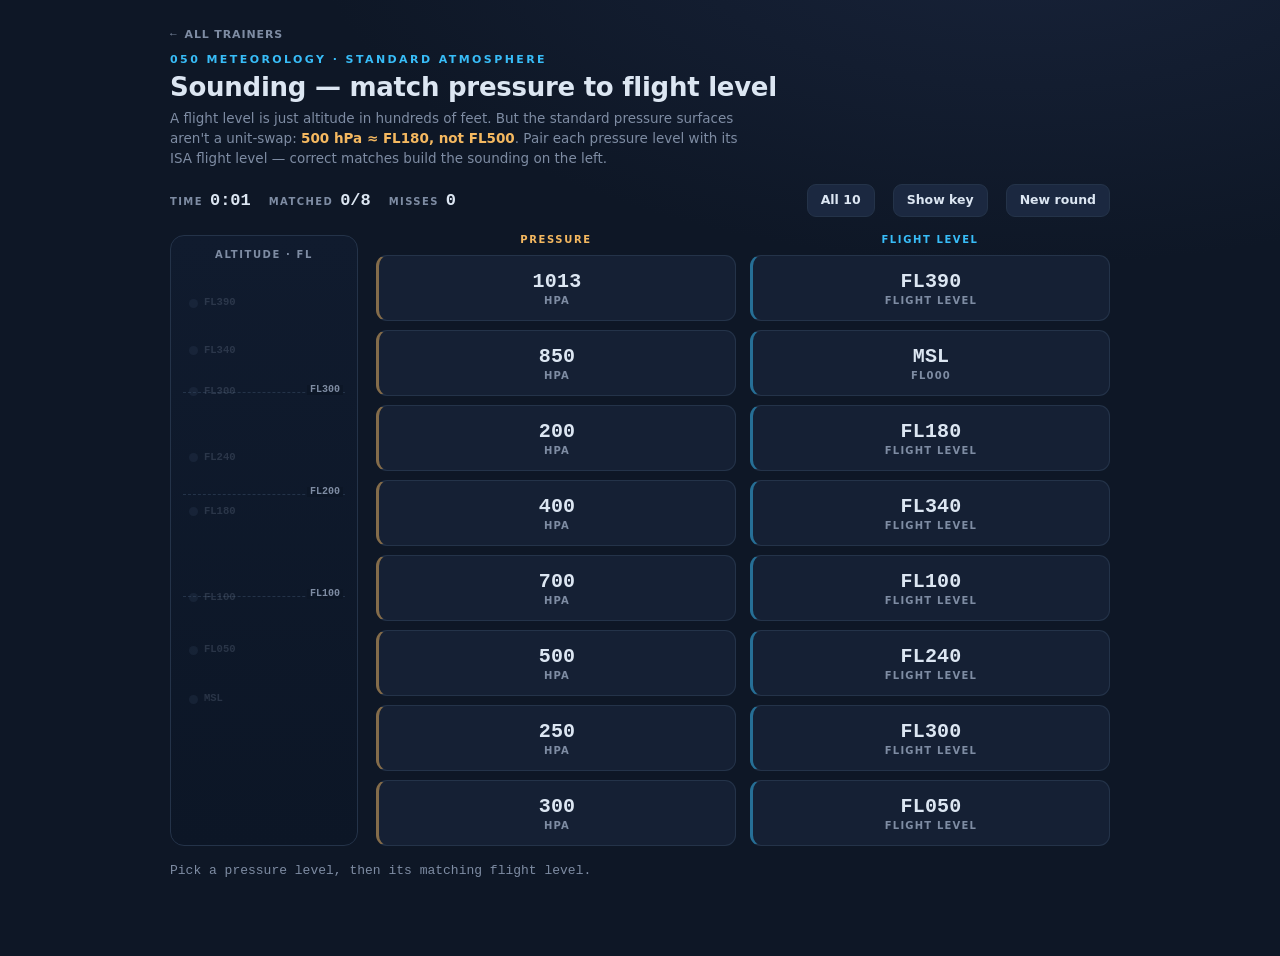
<file: trainers/050-meteorology/pressure-flight-level.html>
<!DOCTYPE html>
<html lang="en">
<head>
<meta charset="UTF-8">
<meta name="viewport" content="width=device-width, initial-scale=1.0">
<title>Sounding — Pressure ↔ Flight Level</title>
<link rel="stylesheet" href="../../assets/theme.css">
<style>
  .game{display:flex;gap:18px;align-items:stretch}

  /* signature: the sounding profile */
  .profile{
    width:188px;flex:none;background:linear-gradient(180deg,#101b2e,#0c1626);
    border:1px solid var(--grid);border-radius:14px;padding:14px 12px;position:relative;
  }
  .profile .ttl{font:600 10px/1 var(--sans);letter-spacing:.16em;text-transform:uppercase;color:var(--muted);margin-bottom:10px;text-align:center}
  .axis{position:relative;height:430px}
  .gl{position:absolute;left:0;right:0;border-top:1px dashed var(--grid)}
  .gl span{position:absolute;right:2px;top:-8px;font:600 10px/1 var(--mono);color:var(--muted);background:#0c1626;padding:0 3px}
  .rung{position:absolute;left:6px;right:6px;display:flex;align-items:center;gap:6px;opacity:.25;transition:opacity .4s}
  .rung .dot{width:9px;height:9px;border-radius:50%;background:#33445f;flex:none;box-shadow:0 0 0 0 var(--green)}
  .rung .lbl{font:600 10.5px/1.1 var(--mono);color:var(--muted);white-space:nowrap}
  .rung.lit{opacity:1}
  .rung.lit .dot{background:var(--green);box-shadow:0 0 10px 1px rgba(52,211,153,.6)}
  .rung.lit .lbl{color:var(--ink)}

  /* matching board */
  .board{flex:1 1 auto;display:flex;gap:14px}
  .col{flex:1 1 0;min-width:0}
  .col h2{font:600 10px/1 var(--sans);letter-spacing:.16em;text-transform:uppercase;margin:0 0 10px;text-align:center}
  .col.p h2{color:var(--amber)}
  .col.f h2{color:var(--cyan)}
  .chips{display:flex;flex-direction:column;gap:9px}
  .chip{
    appearance:none;width:100%;text-align:center;cursor:pointer;
    border-radius:11px;padding:14px 8px;border:1.5px solid var(--grid);
    background:var(--panel);color:var(--ink);font-family:var(--mono);
    transition:border-color .12s, background .12s, transform .06s, opacity .25s;
  }
  .chip .num{display:block;font-size:20px;font-weight:600;letter-spacing:.01em}
  .chip .unit{display:block;font:600 10px/1 var(--sans);letter-spacing:.12em;text-transform:uppercase;color:var(--muted);margin-top:3px}
  .col.p .chip{border-left:3px solid rgba(244,184,96,.5)}
  .col.f .chip{border-left:3px solid rgba(56,189,248,.5)}
  .chip:hover:not(.lock){border-color:var(--ink)}
  .chip:active:not(.lock){transform:translateY(1px)}
  .chip:focus-visible{outline:2px solid var(--cyan);outline-offset:2px}
  .chip.sel{border-color:var(--cyan);background:#13314a;box-shadow:0 0 0 1px var(--cyan) inset}
  .chip.lock{
    border-color:rgba(52,211,153,.5);background:rgba(52,211,153,.10);
    color:var(--green);cursor:default;opacity:.85;
  }
  .chip.lock .unit{color:rgba(52,211,153,.7)}
  .chip.wrong{border-color:var(--red);background:rgba(248,113,113,.12);animation:shake .4s}
  @keyframes shake{10%,90%{transform:translateX(-2px)}30%,70%{transform:translateX(4px)}50%{transform:translateX(-4px)}}

  /* this trainer's key is a single flat table — pad it out a little */
  .key table{font-size:13px}
  .key td,.key th{padding:8px 12px}
  .key th{background:var(--panel)}

  @media(max-width:640px){
    .game{flex-direction:column}
    .profile{width:100%}
    .axis{height:240px}
  }
</style>
</head>
<body>
<div class="wrap">
  <header>
    <a class="crumb" href="../../index.html">All trainers</a>
    <div class="eyebrow">050 Meteorology · Standard Atmosphere</div>
    <h1>Sounding — match pressure to flight level</h1>
    <p class="tip">A flight level is just altitude in hundreds of feet. But the standard pressure surfaces aren't a unit-swap: <b>500&nbsp;hPa ≈ FL180, not FL500</b>. Pair each pressure level with its ISA flight level — correct matches build the sounding on the left.</p>
  </header>

  <div class="bar">
    <div class="stat"><span class="k">Time</span><span class="v" id="time">0:00</span></div>
    <div class="stat"><span class="k">Matched</span><span class="v" id="prog">0/8</span></div>
    <div class="stat"><span class="k">Misses</span><span class="v" id="miss">0</span></div>
    <div class="spacer"></div>
    <button class="ctl" id="diff">All 10</button>
    <button class="ctl" id="key">Show key</button>
    <button class="ctl" id="new">New round</button>
  </div>

  <div class="game">
    <aside class="profile">
      <div class="ttl">Altitude · FL</div>
      <div class="axis" id="axis"></div>
    </aside>

    <main class="board">
      <div class="col p"><h2>Pressure</h2><div class="chips" id="colP"></div></div>
      <div class="col f"><h2>Flight Level</h2><div class="chips" id="colF"></div></div>
    </main>
  </div>

  <div class="feed" id="feed">Pick a pressure level, then its matching flight level.</div>

  <div class="key" id="keyBox"></div>
</div>

<div class="done" id="done">
  <div class="dcard">
    <h3>Sounding complete</h3>
    <p>Every pressure surface placed at its standard-atmosphere altitude.</p>
    <div class="res">
      <div><span class="v" id="dTime">0:00</span><span class="k">Time</span></div>
      <div><span class="v" id="dAcc">100%</span><span class="k">Accuracy</span></div>
    </div>
    <button id="again">Play again</button>
  </div>
</div>

<script>
(function(){
  // Standard-atmosphere (ISA) pressure surfaces and their approx pressure altitudes.
  const ALL = [
    {id:'p1013', hpa:1013, fl:0,   ft:0,     msl:true},
    {id:'p850',  hpa:850,  fl:50,  ft:4781},
    {id:'p700',  hpa:700,  fl:100, ft:9882},
    {id:'p500',  hpa:500,  fl:180, ft:18289},
    {id:'p400',  hpa:400,  fl:240, ft:23574},
    {id:'p300',  hpa:300,  fl:300, ft:30065},
    {id:'p250',  hpa:250,  fl:340, ft:33999},
    {id:'p200',  hpa:200,  fl:390, ft:38662},
    {id:'p150',  hpa:150,  fl:450, ft:44647},
    {id:'p100',  hpa:100,  fl:530, ft:53083},
  ];

  let includeExtra = false;
  let pairs = [], selected = null, matched = new Set();
  let misses = 0, attempts = 0, startTime = 0, timer = null;

  const $ = id => document.getElementById(id);
  const flStr = fl => 'FL' + String(fl).padStart(3,'0');
  const shuffle = a => { for(let i=a.length-1;i>0;i--){const j=Math.random()*(i+1)|0;[a[i],a[j]]=[a[j],a[i]];} return a; };

  function axisMax(){ return includeExtra ? 55000 : 42000; }

  function newRound(){
    pairs = ALL.slice(0, includeExtra ? 10 : 8);
    selected = null; matched = new Set(); misses = 0; attempts = 0;
    $('done').classList.remove('show');
    buildProfile(); buildChips(); buildKey(); updateStats();
    $('feed').innerHTML = 'Pick a pressure level, then its matching flight level.';
    startTimer();
  }

  function startTimer(){
    clearInterval(timer); startTime = Date.now();
    timer = setInterval(()=>{ $('time').textContent = fmt(Date.now()-startTime); }, 250);
  }
  function fmt(ms){ const s=Math.floor(ms/1000); return Math.floor(s/60)+':'+String(s%60).padStart(2,'0'); }

  function buildProfile(){
    const axis = $('axis'); axis.innerHTML = '';
    const max = axisMax();
    // gridlines at every 10,000 ft, labelled as flight levels
    for(let ft=10000; ft<=max-3000; ft+=10000){
      const gl = document.createElement('div');
      gl.className='gl'; gl.style.bottom = (ft/max*100)+'%';
      gl.innerHTML = '<span>FL'+(ft/100)+'</span>';
      axis.appendChild(gl);
    }
    // one rung per pair, positioned at its true altitude — lights up when matched
    pairs.forEach(p=>{
      const r=document.createElement('div');
      r.className='rung'; r.id='rung-'+p.id;
      r.style.bottom = 'calc('+(p.ft/max*100)+'% - 5px)';
      r.innerHTML = '<span class="dot"></span><span class="lbl">'+(p.msl?'MSL':flStr(p.fl))+'</span>';
      axis.appendChild(r);
    });
  }

  function buildChips(){
    const colP=$('colP'), colF=$('colF'); colP.innerHTML=''; colF.innerHTML='';
    shuffle(pairs.slice()).forEach(p=>{
      const b=document.createElement('button');
      b.className='chip'; b.dataset.id=p.id; b.dataset.group='p';
      b.innerHTML='<span class="num">'+p.hpa+'</span><span class="unit">hPa</span>';
      b.addEventListener('click',()=>onChip('p',p.id,b));
      colP.appendChild(b);
    });
    shuffle(pairs.slice()).forEach(p=>{
      const b=document.createElement('button');
      b.className='chip'; b.dataset.id=p.id; b.dataset.group='f';
      b.innerHTML='<span class="num">'+(p.msl?'MSL':flStr(p.fl))+'</span><span class="unit">'+(p.msl?'FL000':'flight level')+'</span>';
      b.addEventListener('click',()=>onChip('f',p.id,b));
      colF.appendChild(b);
    });
  }

  function onChip(group,id,el){
    if(matched.has(id) || el.classList.contains('wrong')) return;
    if(!selected){ select(group,id,el); return; }
    if(selected.group===group){
      if(selected.id===id){ clearSel(); }       // tap again to deselect
      else { clearSel(); select(group,id,el); }  // switch within same column
      return;
    }
    // cross-column attempt
    attempts++;
    if(selected.id===id){ correct(id); }
    else { wrong(selected.el, el); }
  }

  function select(group,id,el){ selected={group,id,el}; el.classList.add('sel'); }
  function clearSel(){ if(selected){ selected.el.classList.remove('sel'); } selected=null; }

  function correct(id){
    matched.add(id);
    document.querySelectorAll('[data-id="'+id+'"]').forEach(c=>{
      c.classList.remove('sel'); c.classList.add('lock');
    });
    const rung=$('rung-'+id); if(rung) rung.classList.add('lit');
    const p=pairs.find(x=>x.id===id);
    $('feed').innerHTML = p.msl
      ? '<b>'+p.hpa+' hPa → MSL</b> · sea-level standard pressure (1013.25 hPa)'
      : '<b>'+p.hpa+' hPa → '+flStr(p.fl)+'</b> · ≈ '+p.ft.toLocaleString()+' ft (ISA)';
    selected=null; updateStats(); checkDone();
  }

  function wrong(a,b){
    a.classList.add('wrong'); b.classList.add('wrong');
    misses++; updateStats();
    $('feed').innerHTML='Not a pair — try again.';
    setTimeout(()=>{ a.classList.remove('wrong'); b.classList.remove('wrong'); clearSel(); },420);
  }

  function updateStats(){
    $('prog').textContent = matched.size+'/'+pairs.length;
    $('miss').textContent = misses;
  }

  function checkDone(){
    if(matched.size!==pairs.length) return;
    clearInterval(timer);
    const acc = attempts ? Math.round(matched.size/attempts*100) : 100;
    $('dTime').textContent = fmt(Date.now()-startTime);
    $('dAcc').textContent = acc+'%';
    setTimeout(()=>$('done').classList.add('show'), 450);
  }

  function buildKey(){
    const rows = pairs.map(p=>
      '<tr><td class="a">'+p.hpa+' hPa</td><td class="c">'+(p.msl?'MSL / FL000':flStr(p.fl))+
      '</td><td>'+(p.msl?'0 ft':'≈ '+p.ft.toLocaleString()+' ft')+'</td></tr>').join('');
    $('keyBox').innerHTML =
      '<table><thead><tr><th>Pressure</th><th>Flight level</th><th>Approx altitude (ISA)</th></tr></thead><tbody>'+rows+'</tbody></table>';
  }

  // controls
  $('new').addEventListener('click', newRound);
  $('again').addEventListener('click', newRound);
  $('diff').addEventListener('click', e=>{
    includeExtra=!includeExtra;
    e.target.classList.toggle('on',includeExtra);
    e.target.textContent = includeExtra ? 'Core 8' : 'All 10';
    newRound();
  });
  $('key').addEventListener('click', e=>{
    const box=$('keyBox'); const open=box.classList.toggle('show');
    e.target.classList.toggle('on',open);
    e.target.textContent = open ? 'Hide key' : 'Show key';
  });

  newRound();
})();
</script>
</body>
</html>
</file>
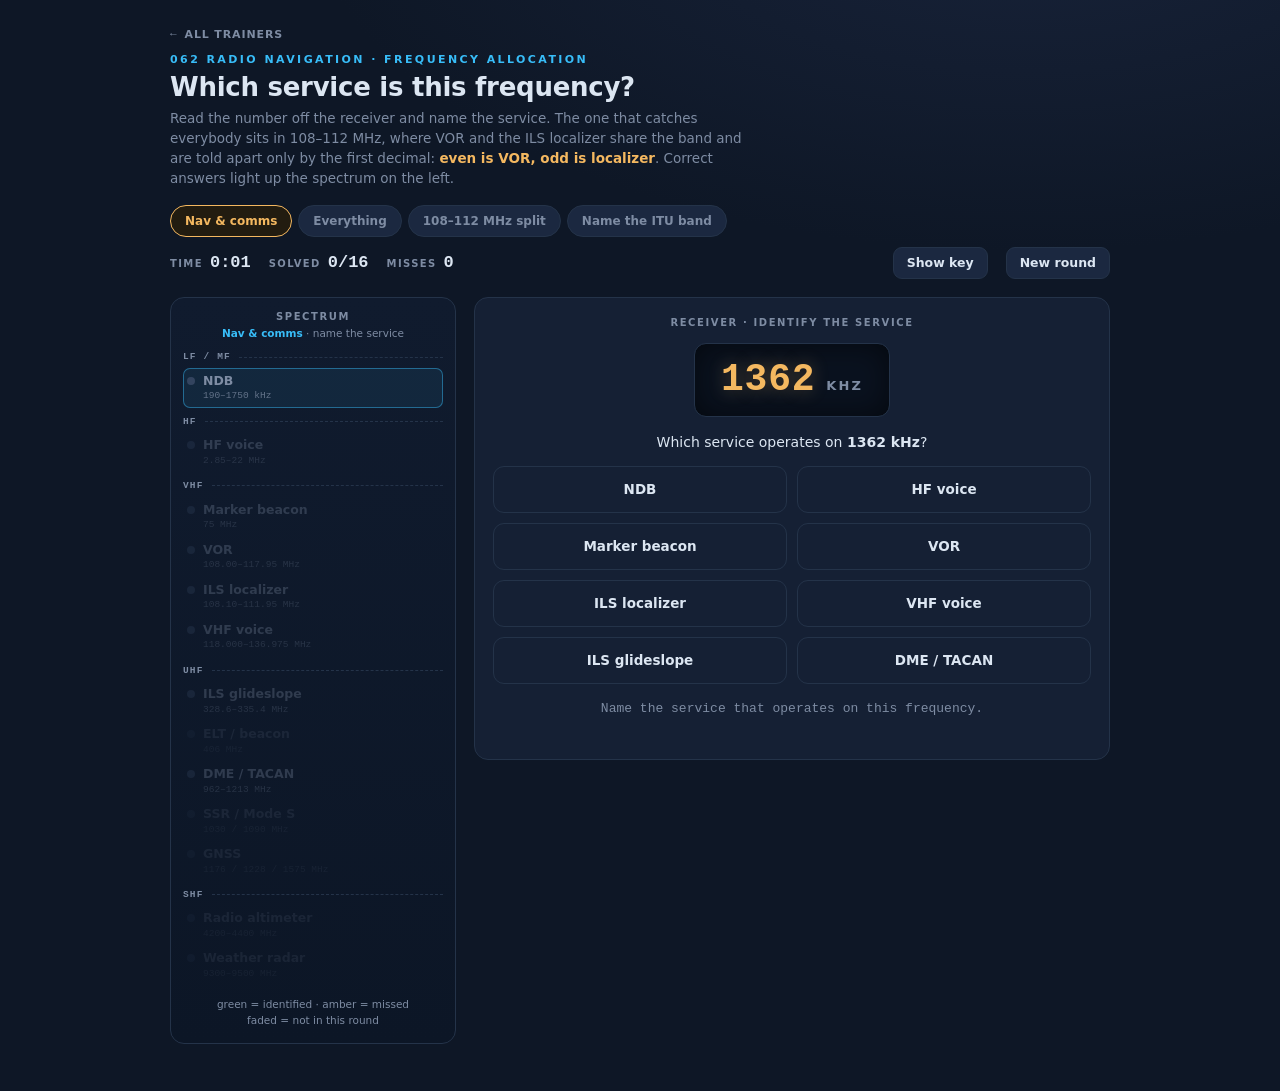
<file: trainers/062-radio-navigation/frequency-bands.html>
<!DOCTYPE html>
<html lang="en">
<head>
<meta charset="UTF-8">
<meta name="viewport" content="width=device-width, initial-scale=1.0">
<title>Frequency Bands — Which Service Is This?</title>
<link rel="stylesheet" href="../../assets/theme.css">
<style>
  .game{display:flex;gap:18px;align-items:flex-start}

  /* signature: the spectrum ladder — every service in ascending frequency order */
  .spectrum{width:286px;flex:none;background:linear-gradient(180deg,#101b2e,#0c1626);
    border:1px solid var(--grid);border-radius:14px;padding:14px 12px}
  .spectrum .ttl{font:600 10px/1 var(--sans);letter-spacing:.16em;text-transform:uppercase;color:var(--muted);text-align:center;margin-bottom:4px}
  .spectrum .sub{font:500 10.5px/1.35 var(--sans);color:var(--muted);text-align:center;margin-bottom:12px}
  .spectrum .sub b{color:var(--cyan);font-weight:600}

  .bd{display:flex;align-items:center;gap:8px;margin:9px 0 6px}
  .bd span{font:600 9.5px/1 var(--mono);letter-spacing:.12em;color:var(--muted);flex:none}
  .bd i{flex:1 1 auto;border-top:1px dashed var(--grid)}

  .row{display:flex;align-items:flex-start;gap:8px;padding:5px 4px;border-radius:7px;
    opacity:.3;transition:opacity .35s,background .35s}
  .row .dot{width:8px;height:8px;border-radius:50%;background:#33445f;flex:none;margin-top:4px;
    box-shadow:0 0 0 0 var(--green);transition:background .35s,box-shadow .35s}
  .row .txt{min-width:0}
  .row .rn{display:block;font:600 12.5px/1.25 var(--sans);color:var(--muted)}
  .row .rr{display:block;font:500 9.5px/1.3 var(--mono);color:var(--muted);opacity:.75;margin-top:2px}
  .row.lit{opacity:1}
  .row.lit .dot{background:var(--green);box-shadow:0 0 9px 1px rgba(52,211,153,.55)}
  .row.lit .rn{color:var(--ink)}
  .row.missed{opacity:1}
  .row.missed .dot{background:var(--amber);box-shadow:0 0 9px 1px rgba(244,184,96,.45)}
  .row.missed .rn{color:var(--amber)}
  .row.active{background:rgba(56,189,248,.08);box-shadow:0 0 0 1px rgba(56,189,248,.45) inset;opacity:1}
  .row.na{opacity:.12}

  .legend{margin-top:12px;font:500 10.5px/1.5 var(--sans);color:var(--muted);text-align:center}

  .play{flex:1 1 auto;min-width:0}
  .scn{background:var(--panel);border:1px solid var(--grid);border-radius:14px;padding:20px 18px;text-align:center}
  .scn .role{font:600 10px/1 var(--sans);letter-spacing:.16em;text-transform:uppercase;color:var(--muted);margin-bottom:15px}

  /* receiver readout */
  .radio{display:inline-flex;align-items:baseline;gap:11px;background:#0a121f;
    border:1px solid var(--grid);border-radius:12px;padding:17px 26px;
    box-shadow:inset 0 0 30px rgba(0,0,0,.55)}
  .radio .freq{font:600 38px/1 var(--mono);color:var(--amber);letter-spacing:.02em;
    text-shadow:0 0 18px rgba(244,184,96,.32)}
  .radio .unit{font:600 13px/1 var(--sans);letter-spacing:.16em;text-transform:uppercase;color:var(--muted)}

  .qtext{margin:17px 0 2px;font-size:14px;color:var(--ink)}
  .qtext b{color:var(--ink)}

  /* service names read better in sans than the shared mono */
  .opt{font:600 13.5px/1.25 var(--sans);padding:14px 10px}

  @media(max-width:680px){
    .game{flex-direction:column}
    .spectrum{width:100%}
    .radio .freq{font-size:32px}
  }
</style>
</head>
<body>
<div class="wrap">
  <header>
    <a class="crumb" href="../../index.html">All trainers</a>
    <div class="eyebrow">062 Radio Navigation · Frequency Allocation</div>
    <h1>Which service is this frequency?</h1>
    <p class="tip">Read the number off the receiver and name the service. The one that catches everybody sits in 108–112&nbsp;MHz, where VOR and the ILS localizer share the band and are told apart only by the first decimal: <b>even is VOR, odd is localizer</b>. Correct answers light up the spectrum on the left.</p>
  </header>

  <div class="modes" id="modes">
    <button class="mpill on" data-m="core">Nav &amp; comms</button>
    <button class="mpill" data-m="all">Everything</button>
    <button class="mpill" data-m="split">108–112 MHz split</button>
    <button class="mpill" data-m="band">Name the ITU band</button>
  </div>

  <div class="bar">
    <div class="stat"><span class="k">Time</span><span class="v" id="time">0:00</span></div>
    <div class="stat"><span class="k">Solved</span><span class="v" id="prog">0/0</span></div>
    <div class="stat"><span class="k">Misses</span><span class="v" id="miss">0</span></div>
    <div class="spacer"></div>
    <button class="ctl" id="key">Show key</button>
    <button class="ctl" id="new">New round</button>
  </div>

  <div class="game">
    <aside class="spectrum">
      <div class="ttl">Spectrum</div>
      <div class="sub" id="spSub"></div>
      <div id="ladder"></div>
      <div class="legend">green = identified · amber = missed<br>faded = not in this round</div>
    </aside>

    <main class="play">
      <div class="scn">
        <div class="role" id="role">Receiver</div>
        <div class="radio"><span class="freq" id="freq">—</span><span class="unit" id="unit"></span></div>
        <p class="qtext" id="qtext"></p>
        <div class="opts" id="opts"></div>
        <div class="feed" id="feed">Name the service that operates on this frequency.</div>
      </div>
      <div class="key" id="keyBox"></div>
    </main>
  </div>
</div>

<div class="done" id="done">
  <div class="dcard">
    <h3 id="dTtl">Spectrum complete</h3>
    <p>Every service in this round identified.</p>
    <div class="res">
      <div><span class="v" id="dTime">0:00</span><span class="k">Time</span></div>
      <div><span class="v" id="dAcc">100%</span><span class="k">Accuracy</span></div>
    </div>
    <button id="again">Play again</button>
  </div>
</div>

<script>
(function(){
  const rnd  = n => Math.random()*n|0;
  const ri   = (lo,hi) => lo + rnd(hi-lo+1);
  const pick = a => a[rnd(a.length)];
  const shuffle = a => { for(let i=a.length-1;i>0;i--){const j=rnd(i+1);[a[i],a[j]]=[a[j],a[i]];} return a; };

  // Frequencies are held in kHz throughout so the ITU band lookup is one comparison.
  // fmt() turns kHz back into the unit that service is actually quoted in — part of the
  // skill is knowing that NDB and HF come in kHz while everything above them is MHz.
  const mhz = (khz,dp) => ({num:(khz/1000).toFixed(dp), unit:'MHz'});
  const ghz = (khz,dp) => ({num:(khz/1e6).toFixed(dp),  unit:'GHz'});
  const khzU = khz => ({num:String(khz), unit:'kHz'});

  // Ascending by frequency — the ladder renders in this order.
  const SERVICES = [
    { id:'ndb', name:'NDB', grp:'LF / MF', range:'190–1750 kHz',
      gen:()=> Math.random()<0.4 ? ri(190,299) : ri(300,1750),   // keep LF examples common enough to matter
      fmt:khzU,
      note:'The only navaid tuned in kHz. Straddles LF and MF.' },

    { id:'hf', name:'HF voice', grp:'HF', range:'2.85–22 MHz',
      gen:()=> pick([3016,5598,5616,5649,6622,8864,8879,8891,8906,10021,11336,13306,17946]),
      fmt:khzU,
      note:'Aeronautical HF bands, quoted in kHz. Oceanic and remote-area voice.' },

    { id:'mkr', name:'Marker beacon', grp:'VHF', range:'75 MHz',
      gen:()=> 75000, fmt:k=>mhz(k,2),
      note:'Outer, middle and inner all on 75 MHz — told apart by tone and light, not frequency.' },

    { id:'vor', name:'VOR', grp:'VHF', range:'108.00–117.95 MHz',
      gen:()=> Math.random()<0.55
        ? 108000 + ri(0,3)*1000 + pick([0,200,400,600,800]) + pick([0,50])   // even tenth = VOR
        : 112000 + ri(0,5)*1000 + ri(0,9)*100 + pick([0,50]),                // 112+ is VOR only
      fmt:k=>mhz(k,2),
      note:'50 kHz spacing. Below 112 MHz only the even tenths are VOR.' },

    { id:'loc', name:'ILS localizer', grp:'VHF', range:'108.10–111.95 MHz',
      gen:()=> 108000 + ri(0,3)*1000 + pick([100,300,500,700,900]) + pick([0,50]),  // odd tenth = LOC
      fmt:k=>mhz(k,2),
      note:'40 channels on the odd tenths of 108–112 MHz. Carries the paired glideslope.' },

    { id:'com', name:'VHF voice', grp:'VHF', range:'118.000–136.975 MHz',
      gen:()=> Math.random()<0.10 ? 121500 : 118000 + ri(0,18)*1000 + ri(0,39)*25,
      fmt:k=>mhz(k,3),
      note:'25 kHz (or 8.33 kHz) channels. 121.500 is the emergency frequency.' },

    { id:'gs', name:'ILS glideslope', grp:'UHF', range:'328.6–335.4 MHz',
      gen:()=> 329150 + ri(0,39)*150, fmt:k=>mhz(k,2),
      note:'Never tuned directly — paired to the localizer channel you select.' },

    { id:'elt', name:'ELT / beacon', grp:'UHF', range:'406 MHz',
      gen:()=> pick([406025,406028,406037]), fmt:k=>mhz(k,3),
      note:'406 MHz to the COSPAS-SARSAT satellites, with 121.5 MHz for homing.' },

    { id:'dme', name:'DME / TACAN', grp:'UHF', range:'962–1213 MHz',
      gen:()=> { let m; do { m = ri(962,1213); } while(m===1030||m===1090||m===1176); return m*1000; },
      fmt:k=>mhz(k,0),
      note:'1 MHz channels, paired to a VHF VOR or ILS frequency so you never dial it in.' },

    { id:'ssr', name:'SSR / Mode S', grp:'UHF', range:'1030 / 1090 MHz',
      gen:()=> pick([1030000,1090000]), fmt:k=>mhz(k,0),
      note:'Interrogation up on 1030, reply down on 1090. Reserved out of the DME band.' },

    { id:'gnss', name:'GNSS', grp:'UHF', range:'1176 / 1228 / 1575 MHz',
      gen:()=> pick([1176450,1227600,1575420]), fmt:k=>mhz(k,2),
      note:'GPS L1 1575.42, L2 1227.60, L5 1176.45 MHz.' },

    { id:'ralt', name:'Radio altimeter', grp:'SHF', range:'4200–4400 MHz',
      gen:()=> ri(4200,4400)*1000, fmt:k=>ghz(k,2),
      note:'4.2–4.4 GHz. The adjacent 5G C-band allocation is why this became contentious.' },

    { id:'wxr', name:'Weather radar', grp:'SHF', range:'9300–9500 MHz',
      gen:()=> pick([9345000,9375000,9410000]), fmt:k=>ghz(k,3),
      note:'X-band, around 9.3–9.5 GHz. Short wavelength reflects off precipitation.' },
  ];
  const SVC = Object.fromEntries(SERVICES.map(s=>[s.id,s]));
  const ALL = SERVICES.map(s=>s.id);

  // ITU band edges, in kHz.
  const ITU = [
    {k:'LF',  lo:30,      hi:300},
    {k:'MF',  lo:300,     hi:3000},
    {k:'HF',  lo:3000,    hi:30000},
    {k:'VHF', lo:30000,   hi:300000},
    {k:'UHF', lo:300000,  hi:3000000},
    {k:'SHF', lo:3000000, hi:30000000},
  ];
  const ituOf = khz => (ITU.find(b=>khz>=b.lo && khz<b.hi)||{k:'—'}).k;

  const MODES = {
    core : {title:'Nav & comms',   ids:['ndb','hf','mkr','vor','loc','com','gs','dme'], reps:2, kind:'svc'},
    all  : {title:'Everything',    ids:ALL,             reps:1, kind:'svc'},
    split: {title:'108–112 MHz',   ids:['vor','loc'],   reps:6, kind:'svc'},
    band : {title:'ITU band',      ids:ALL,             reps:1, kind:'band'},
  };

  let mode='core', queue=[], idx=0, solved=0, misses=0, attempts=0, total=0;
  let startTime=0, timer=null, locked=false, cur=null;

  const $ = id => document.getElementById(id);
  const fmtT = ms => { const s=Math.floor(ms/1000); return Math.floor(s/60)+':'+String(s%60).padStart(2,'0'); };
  const freqText = f => f.num+' '+f.unit;

  function buildLadder(){
    const live = new Set(MODES[mode].ids);
    let html='', grp=null;
    SERVICES.forEach(s=>{
      if(s.grp!==grp){ grp=s.grp; html+='<div class="bd"><span>'+grp+'</span><i></i></div>'; }
      html+='<div class="row'+(live.has(s.id)?'':' na')+'" id="r-'+s.id+'">'+
        '<span class="dot"></span><span class="txt">'+
        '<span class="rn">'+s.name+'</span><span class="rr">'+s.range+'</span></span></div>';
    });
    $('ladder').innerHTML=html;
  }

  function build(){
    const m = MODES[mode];
    buildLadder();
    $('spSub').innerHTML = '<b>'+m.title+'</b> · '+(m.kind==='band'?'name the band':'name the service');

    queue=[];
    m.ids.forEach(id=>{ for(let i=0;i<m.reps;i++) queue.push(id); });
    shuffle(queue);
    total=queue.length; idx=0; solved=0; misses=0; attempts=0; locked=false;
    $('prog').textContent='0/'+total; $('miss').textContent='0';
    $('done').classList.remove('show');
    startTimer(); nextQ();
  }

  function startTimer(){
    clearInterval(timer); startTime=Date.now();
    timer=setInterval(()=>{ $('time').textContent=fmtT(Date.now()-startTime); },250);
  }

  // With more than eight services on the table, offering all of them is a scanning
  // exercise rather than a recall one. Offer the answer plus its neighbours in the
  // spectrum, which is where the genuine confusion lives.
  function optionIds(ansId, ids){
    if(ids.length<=8) return ids.slice();
    const set=new Set([ansId]);
    if(ansId==='vor') set.add('loc');
    if(ansId==='loc') set.add('vor');
    const i=ids.indexOf(ansId);
    for(let d=1; set.size<6 && d<ids.length; d++){
      if(ids[i-d]) set.add(ids[i-d]);
      if(set.size<6 && ids[i+d]) set.add(ids[i+d]);
    }
    return ids.filter(x=>set.has(x));
  }

  function nextQ(){
    if(idx>=queue.length){ finish(); return; }
    locked=false;
    const m=MODES[mode], id=queue[idx], s=SVC[id];
    const khz=s.gen(), f=Object.assign({khz}, s.fmt(khz));
    cur={id, f, band:ituOf(khz)};

    $('role').textContent = m.kind==='band' ? 'Receiver · identify the band' : 'Receiver · identify the service';
    $('freq').textContent = f.num;
    $('unit').textContent = f.unit;
    $('qtext').innerHTML = m.kind==='band'
      ? 'Which <b>ITU band</b> does this frequency fall in?'
      : 'Which service operates on <b>'+freqText(f)+'</b>?';

    document.querySelectorAll('.row.active').forEach(e=>e.classList.remove('active'));
    const row=$('r-'+id); if(row) row.classList.add('active');

    const opts=$('opts'); opts.innerHTML='';
    const values = m.kind==='band'
      ? ITU.map(b=>({v:b.k, label:b.k}))
      : optionIds(id, m.ids).map(x=>({v:x, label:SVC[x].name}));
    opts.style.gridTemplateColumns = 'repeat('+(m.kind==='band'?3:2)+',1fr)';
    values.forEach(o=>{
      const b=document.createElement('button');
      b.className='opt'; b.textContent=o.label; b.dataset.v=o.v;
      b.addEventListener('click',()=>answer(o.v,b));
      opts.appendChild(b);
    });
    $('feed').innerHTML = m.kind==='band'
      ? 'Name the ITU band this frequency sits in.'
      : 'Name the service that operates on this frequency.';
  }

  function answer(v,btn){
    if(locked) return; locked=true; attempts++;
    const m=MODES[mode];
    const ansV = m.kind==='band' ? cur.band : cur.id;
    const ok = (v===ansV);
    [...$('opts').children].forEach(b=>{ b.disabled=true; if(b.dataset.v===ansV) b.classList.add('right'); });
    if(!ok) btn.classList.add('wrong');

    const row=$('r-'+cur.id);
    if(row){
      row.classList.remove('active');
      if(ok){ row.classList.remove('missed'); row.classList.add('lit'); }
      else if(!row.classList.contains('lit')) row.classList.add('missed');
    }

    if(ok){ solved++; $('feed').innerHTML='<b>Correct.</b> '+explain(); }
    else  { misses++; $('feed').innerHTML='<span class="x">'+(m.kind==='band'?cur.band:SVC[cur.id].name)+'.</span> '+explain(); }

    $('prog').textContent=solved+'/'+total; $('miss').textContent=misses;
    idx++; setTimeout(nextQ, ok?1000:1900);
  }

  function explain(){
    const s=SVC[cur.id], f=cur.f, t=freqText(f);

    if(MODES[mode].kind==='band'){
      let out = t+' is '+cur.band+' — '+s.name+'.';
      if(s.id==='ndb') out += ' NDBs straddle the boundary: 190–300 kHz is LF, 300 kHz and above is MF.';
      else if(cur.band==='UHF') out += ' Everything from 300 MHz to 3 GHz is UHF — glideslope, DME, SSR and GNSS all sit here.';
      else if(cur.band==='VHF') out += ' 30–300 MHz: markers, VOR, localizer and voice.';
      else if(cur.band==='SHF') out += ' Above 3 GHz — the airborne radars.';
      return out;
    }

    switch(s.id){
      case 'ndb':
        return 'NDB — 190–1750 kHz. HF voice is quoted in kHz too, so magnitude is what separates them: below 1750 is a beacon, above 3000 is voice.';
      case 'hf':
        return 'HF voice — the aeronautical bands run 2.85–22 MHz and are quoted in kHz on the radio. Oceanic and remote-area work.';
      case 'mkr':
        return 'Marker beacon — outer, middle and inner all transmit on 75 MHz. They are identified by tone and light colour, never by frequency.';
      case 'vor': {
        const sub112 = f.khz < 112000;
        return sub112
          ? 'VOR — the first decimal is even, so this is a VOR. Odd would make it an ILS localizer. Both share 108–112 MHz.'
          : 'VOR — above 111.95 MHz there is no ILS, so everything from 112.00 to 117.95 MHz is VOR.';
      }
      case 'loc':
        return 'ILS localizer — the first decimal is odd, which is what marks it out from a VOR in the shared 108–112 MHz band. The glideslope comes with it automatically.';
      case 'com':
        return f.khz===121500
          ? 'VHF voice — and specifically 121.500 MHz, the international emergency frequency.'
          : 'VHF voice — 118.000 to 136.975 MHz. Nothing below 118 MHz carries voice; that is all navaids.';
      case 'gs':
        return 'ILS glideslope — 328.6 to 335.4 MHz, which is UHF. You never tune it: it is paired to the localizer channel.';
      case 'elt':
        return 'ELT — 406 MHz to the COSPAS-SARSAT satellites. The 121.5 MHz signal is only for homing once searchers are close.';
      case 'dme':
        return 'DME (and TACAN) — 962 to 1213 MHz, UHF, on 1 MHz channels. You select it on a VHF VOR or ILS frequency because the channels are paired.';
      case 'ssr':
        return 'SSR — the interrogation goes up on 1030 MHz and the reply comes down on 1090 MHz. Both sit inside the DME band but are reserved.';
      case 'gnss':
        return 'GNSS — GPS L1 is 1575.42, L2 is 1227.60 and L5 is 1176.45 MHz. L5 falls inside the DME band, which is exactly why DME interference is a live concern.';
      case 'ralt':
        return 'Radio altimeter — 4.2 to 4.4 GHz, SHF. Its neighbour in the spectrum is the 5G C-band, hence the argument.';
      case 'wxr':
        return 'Airborne weather radar — X-band, about 9.3 to 9.5 GHz. Short enough to reflect off precipitation.';
    }
    return '';
  }

  function finish(){
    clearInterval(timer);
    document.querySelectorAll('.row.active').forEach(e=>e.classList.remove('active'));
    const acc = attempts ? Math.round(solved/attempts*100) : 100;
    $('dTime').textContent = fmtT(Date.now()-startTime);
    $('dAcc').textContent = acc+'%';
    $('dTtl').textContent = MODES[mode].title+' complete';
    setTimeout(()=>$('done').classList.add('show'),450);
  }

  function buildKey(){
    const svcRows = SERVICES.map(s=>
      '<tr><td class="a">'+s.name+'</td><td class="c">'+s.range+'</td><td>'+s.note+'</td></tr>').join('');
    const ituRows = [
      ['LF','30–300 kHz','Lower end of the NDB band; long-range ground wave.'],
      ['MF','300 kHz–3 MHz','Most NDBs. Ground wave by day, sky-wave interference at night.'],
      ['HF','3–30 MHz','Long-range voice by sky wave; the aero bands run 2.85–22 MHz.'],
      ['VHF','30–300 MHz','Markers, VOR, ILS localizer, voice. Line of sight from here up.'],
      ['UHF','300 MHz–3 GHz','ILS glideslope, DME, SSR, GNSS, ELT.'],
      ['SHF','3–30 GHz','Radio altimeter and airborne weather radar.'],
    ].map(r=>'<tr><td class="a">'+r[0]+'</td><td class="c">'+r[1]+'</td><td>'+r[2]+'</td></tr>').join('');

    $('keyBox').innerHTML =
      '<div class="sec"><h3>Services by frequency</h3>'+
        '<table><tr><th>Service</th><th>Frequencies</th><th>Notes</th></tr>'+svcRows+'</table></div>'+

      '<div class="sec"><h3>The 108–112 MHz split</h3>'+
        '<table><tr><th>First decimal</th><th>Service</th><th>Examples</th></tr>'+
        '<tr><td class="a">Even</td><td class="c">VOR</td><td class="g">108.00 · 108.25 · 109.60 · 111.85</td></tr>'+
        '<tr><td class="a">Odd</td><td class="c">ILS localizer</td><td class="g">108.10 · 108.35 · 109.70 · 111.95</td></tr></table>'+
        '<p>Both use 50 kHz spacing, which gives 40 localizer channels between 108.10 and 111.95 MHz. '+
        'From 112.00 to 117.95 MHz the question does not arise — that range is VOR only.</p></div>'+

      '<div class="sec"><h3>ITU bands</h3>'+
        '<table><tr><th>Band</th><th>Range</th><th>What lives there</th></tr>'+ituRows+'</table></div>'+

      '<div class="sec"><h3>What catches people out</h3>'+
        '<table><tr><th>Trap</th><th>The point</th></tr>'+
        '<tr><td class="a">NDB vs HF</td><td>Both are quoted in kHz. Below 1750 kHz is a beacon, 3000 kHz and above is voice.</td></tr>'+
        '<tr><td class="a">DME is UHF</td><td>You select DME on a VHF VOR or ILS frequency, but it transmits at 962–1213 MHz. Paired channels, not the frequency you dialled.</td></tr>'+
        '<tr><td class="a">Glideslope is UHF</td><td>The localizer is VHF, its glideslope is UHF at 328.6–335.4 MHz, and you never tune the glideslope yourself.</td></tr>'+
        '<tr><td class="a">All markers share 75 MHz</td><td>Outer, middle and inner differ in tone (400/1300/3000 Hz) and light (blue/amber/white), not frequency.</td></tr>'+
        '<tr><td class="a">SSR sits inside DME</td><td>1030 and 1090 MHz fall within 962–1213 MHz but are reserved for interrogation and reply.</td></tr>'+
        '<tr><td class="a">GPS L5 sits inside DME too</td><td>1176.45 MHz is in the DME band — the reason DME interference with L5 is an active issue.</td></tr>'+
        '<tr><td class="a">Emergency frequencies</td><td>121.5 MHz VHF guard, 243.0 MHz UHF military guard (exactly twice 121.5), 406 MHz for satellite ELTs.</td></tr>'+
        '<tr><td class="a">Nothing below 118 is voice</td><td>108–118 MHz is navigation only. Voice starts at 118.000 MHz.</td></tr>'+
        '</table></div>';
  }

  $('modes').addEventListener('click',e=>{
    const b=e.target.closest('button'); if(!b) return;
    mode=b.dataset.m;
    [...$('modes').children].forEach(x=>x.classList.toggle('on',x===b));
    build();
  });
  $('new').addEventListener('click',build);
  $('again').addEventListener('click',build);
  $('key').addEventListener('click',e=>{
    const box=$('keyBox'); const open=box.classList.toggle('show');
    e.target.classList.toggle('on',open); e.target.textContent=open?'Hide key':'Show key';
  });

  buildKey(); build();
})();
</script>
</body>
</html>
</file>
<file: assets/theme.css>
/* ============================================================
   Shared theme for the tiny ATPL trainers.
   Trainer-specific layout stays inline in each trainer file;
   everything here is the common chrome every trainer wears.
   ============================================================ */

:root{
  --bg:#0E1726; --panel:#152034; --panel2:#1B2840;
  --ink:#DCE6F2; --muted:#7E8CA3; --grid:#243349;
  --cyan:#38BDF8; --amber:#F4B860; --green:#34D399; --red:#F87171; --violet:#C4A6F5;
  --mono:ui-monospace,"SF Mono","Cascadia Code",Menlo,Consolas,monospace;
  --sans:system-ui,-apple-system,"Segoe UI",Roboto,sans-serif;
}
*{box-sizing:border-box}
html,body{margin:0}
body{
  background:radial-gradient(1200px 600px at 80% -10%, #18233a 0%, transparent 60%),var(--bg);
  color:var(--ink);font-family:var(--sans);-webkit-font-smoothing:antialiased;
  padding:22px 16px 48px;min-height:100vh;
}
.wrap{max-width:940px;margin:0 auto}

/* --- header ------------------------------------------------ */
header{margin-bottom:16px}
.crumb{display:inline-flex;align-items:center;gap:7px;font:600 11px/1 var(--sans);
  letter-spacing:.08em;text-transform:uppercase;color:var(--muted);text-decoration:none;margin-bottom:14px}
.crumb:hover{color:var(--cyan)}
.crumb::before{content:"←";font-family:var(--mono)}
.eyebrow{font:600 11px/1 var(--sans);letter-spacing:.22em;text-transform:uppercase;color:var(--cyan);margin-bottom:8px}
h1{font:650 26px/1.1 var(--sans);letter-spacing:-.01em;margin:0 0 6px}
.tip{color:var(--muted);font-size:13.5px;line-height:1.5;max-width:68ch;margin:0}
.tip b{color:var(--amber);font-weight:600}

/* --- mode pills -------------------------------------------- */
.modes{display:flex;flex-wrap:wrap;gap:6px;margin:16px 0 10px}
.mpill{font:600 12px/1 var(--sans);color:var(--muted);background:var(--panel2);
  border:1px solid var(--grid);border-radius:999px;padding:9px 14px;cursor:pointer}
.mpill.on{border-color:var(--amber);color:var(--amber);background:#221c10}

/* --- status bar + controls --------------------------------- */
.bar{display:flex;flex-wrap:wrap;gap:8px 18px;align-items:center;margin:6px 0 18px}
.stat{display:flex;align-items:baseline;gap:7px}
.stat .k{font:600 10px/1 var(--sans);letter-spacing:.14em;text-transform:uppercase;color:var(--muted)}
.stat .v{font:600 17px/1 var(--mono);color:var(--ink)}
.spacer{flex:1 1 auto}
button.ctl{font:600 12.5px/1 var(--sans);color:var(--ink);background:var(--panel2);
  border:1px solid var(--grid);border-radius:9px;padding:9px 13px;cursor:pointer;
  transition:border-color .15s,background .15s,transform .05s}
button.ctl:hover{border-color:var(--cyan)}
button.ctl:active{transform:translateY(1px)}
button.ctl.on{border-color:var(--amber);color:var(--amber)}
button:focus-visible,a:focus-visible,input:focus-visible{outline:2px solid var(--cyan);outline-offset:2px}

/* --- multiple-choice answers ------------------------------- */
.opts{display:grid;gap:10px;margin-top:16px}
.opt{appearance:none;cursor:pointer;border:1.5px solid var(--grid);background:var(--panel);
  color:var(--ink);border-radius:11px;padding:15px 8px;font:600 15px/1 var(--mono);
  transition:border-color .12s,background .12s,transform .06s}
.opt:hover:not(:disabled){border-color:var(--ink)}
.opt:active:not(:disabled){transform:translateY(1px)}
.opt.right{border-color:var(--green);background:rgba(52,211,153,.14);color:var(--green)}
.opt.wrong{border-color:var(--red);background:rgba(248,113,113,.14);color:var(--red)}
.opt:disabled{cursor:default}

/* --- feedback line ----------------------------------------- */
.feed{margin-top:15px;min-height:40px;font:500 13px/1.5 var(--mono);color:var(--muted)}
.feed b{color:var(--green);font-weight:600}
.feed .x{color:var(--amber);font-weight:600}

/* --- reference key ----------------------------------------- */
.key{margin-top:18px;border:1px solid var(--grid);border-radius:12px;overflow:hidden;display:none}
.key.show{display:block}
.key .sec{padding:12px 14px;border-top:1px solid var(--grid)}
.key .sec:first-child{border-top:0}
.key h3{font:600 10px/1 var(--sans);letter-spacing:.14em;text-transform:uppercase;color:var(--cyan);margin:0 0 8px}
.key table{width:100%;border-collapse:collapse;font-family:var(--mono);font-size:12.5px}
.key td,.key th{padding:6px 8px;text-align:left;border-top:1px solid var(--grid)}
.key th{font:600 9.5px/1 var(--sans);letter-spacing:.1em;text-transform:uppercase;color:var(--muted);border:0}
.key td.a{color:var(--amber)} .key td.c{color:var(--cyan)} .key td.g{color:var(--green)}
.key p{font:500 12px/1.5 var(--sans);color:var(--muted);margin:8px 0 0}

/* --- completion overlay ------------------------------------ */
.done{position:fixed;inset:0;display:none;align-items:center;justify-content:center;
  background:rgba(8,13,22,.78);padding:20px;z-index:5}
.done.show{display:flex}
.dcard{background:var(--panel);border:1px solid var(--grid);border-radius:16px;
  padding:26px 28px;max-width:360px;text-align:center}
.dcard h3{font:650 22px/1.1 var(--sans);margin:0 0 4px}
.dcard p{color:var(--muted);font-size:13.5px;margin:0 0 16px}
.dcard .res{display:flex;justify-content:center;gap:22px;margin:6px 0 18px}
.dcard .res div{display:flex;flex-direction:column;gap:4px}
.dcard .res .v{font:600 22px/1 var(--mono);color:var(--cyan)}
.dcard .res .k{font:600 10px/1 var(--sans);letter-spacing:.14em;text-transform:uppercase;color:var(--muted)}
.dcard button{font:600 14px/1 var(--sans);background:var(--cyan);color:#06121f;border:0;
  border-radius:10px;padding:12px 20px;cursor:pointer;width:100%}
.dcard button:active{transform:translateY(1px)}
</file>
